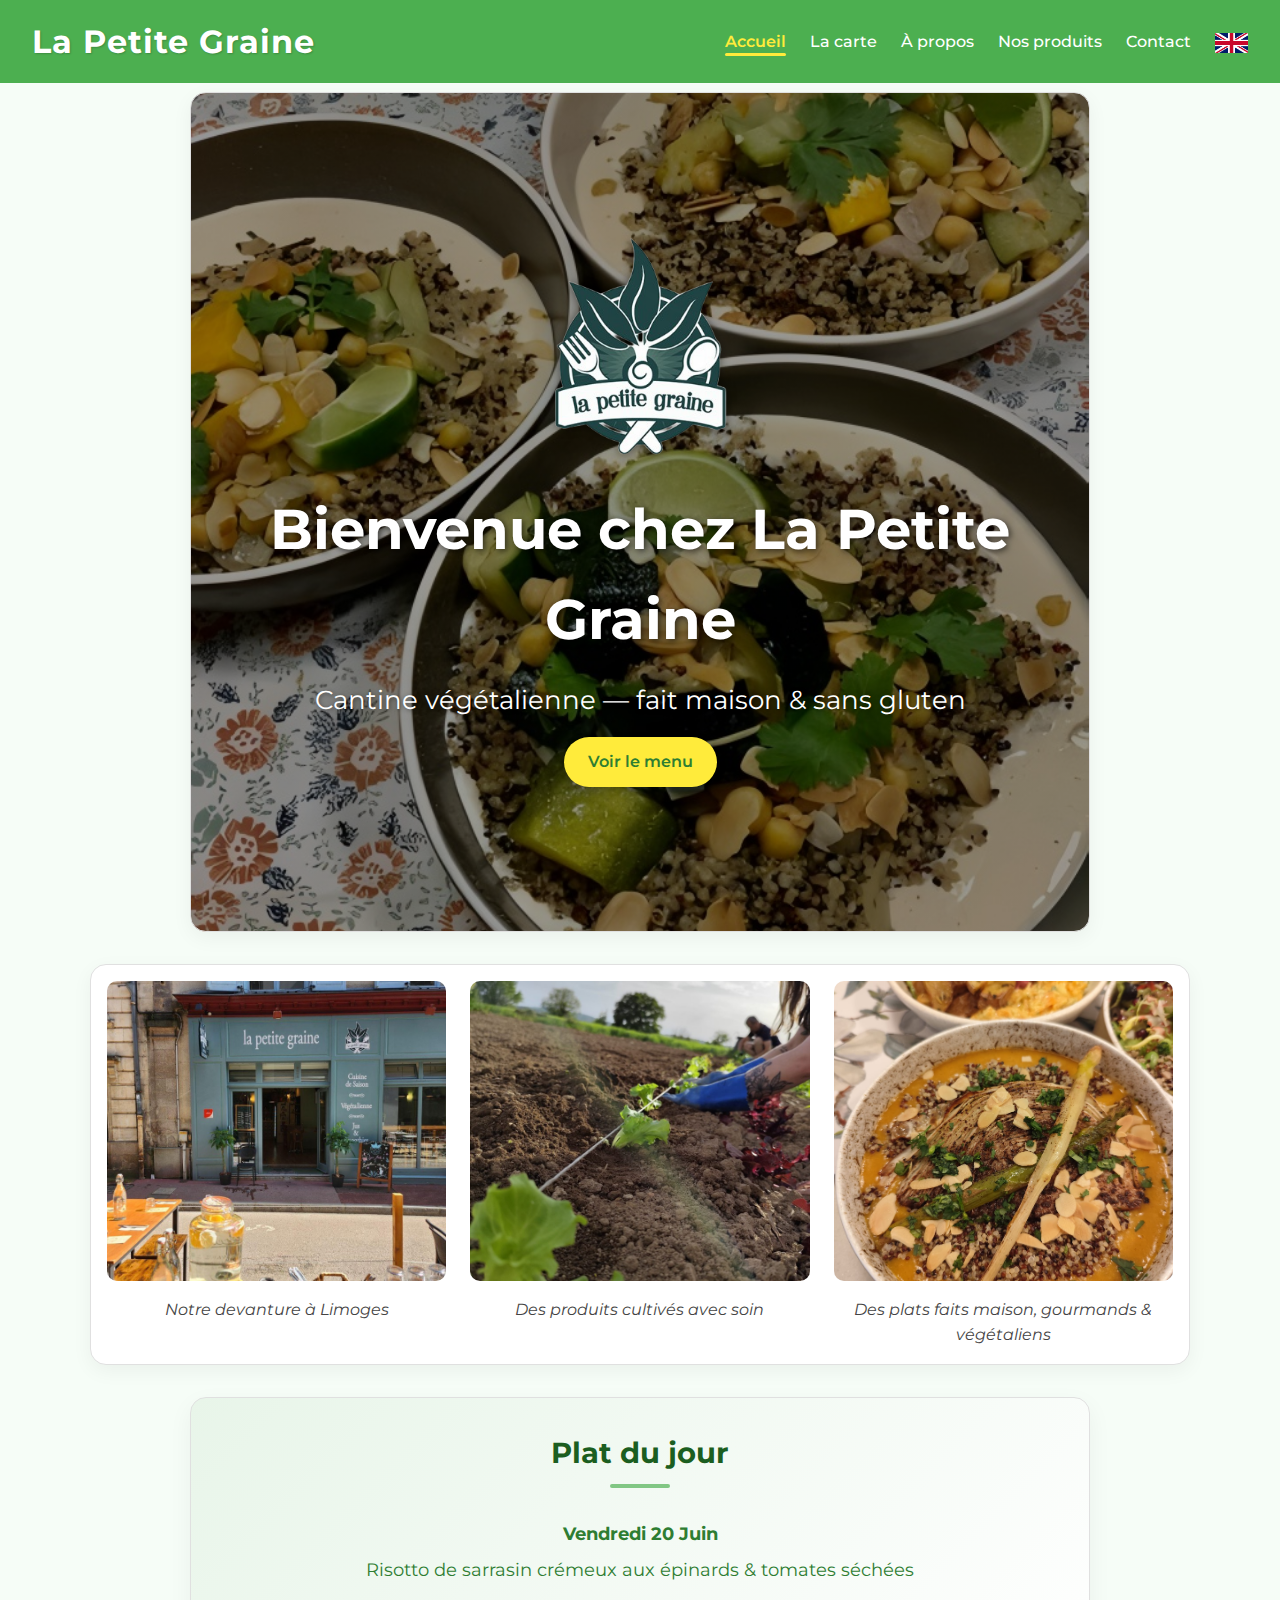
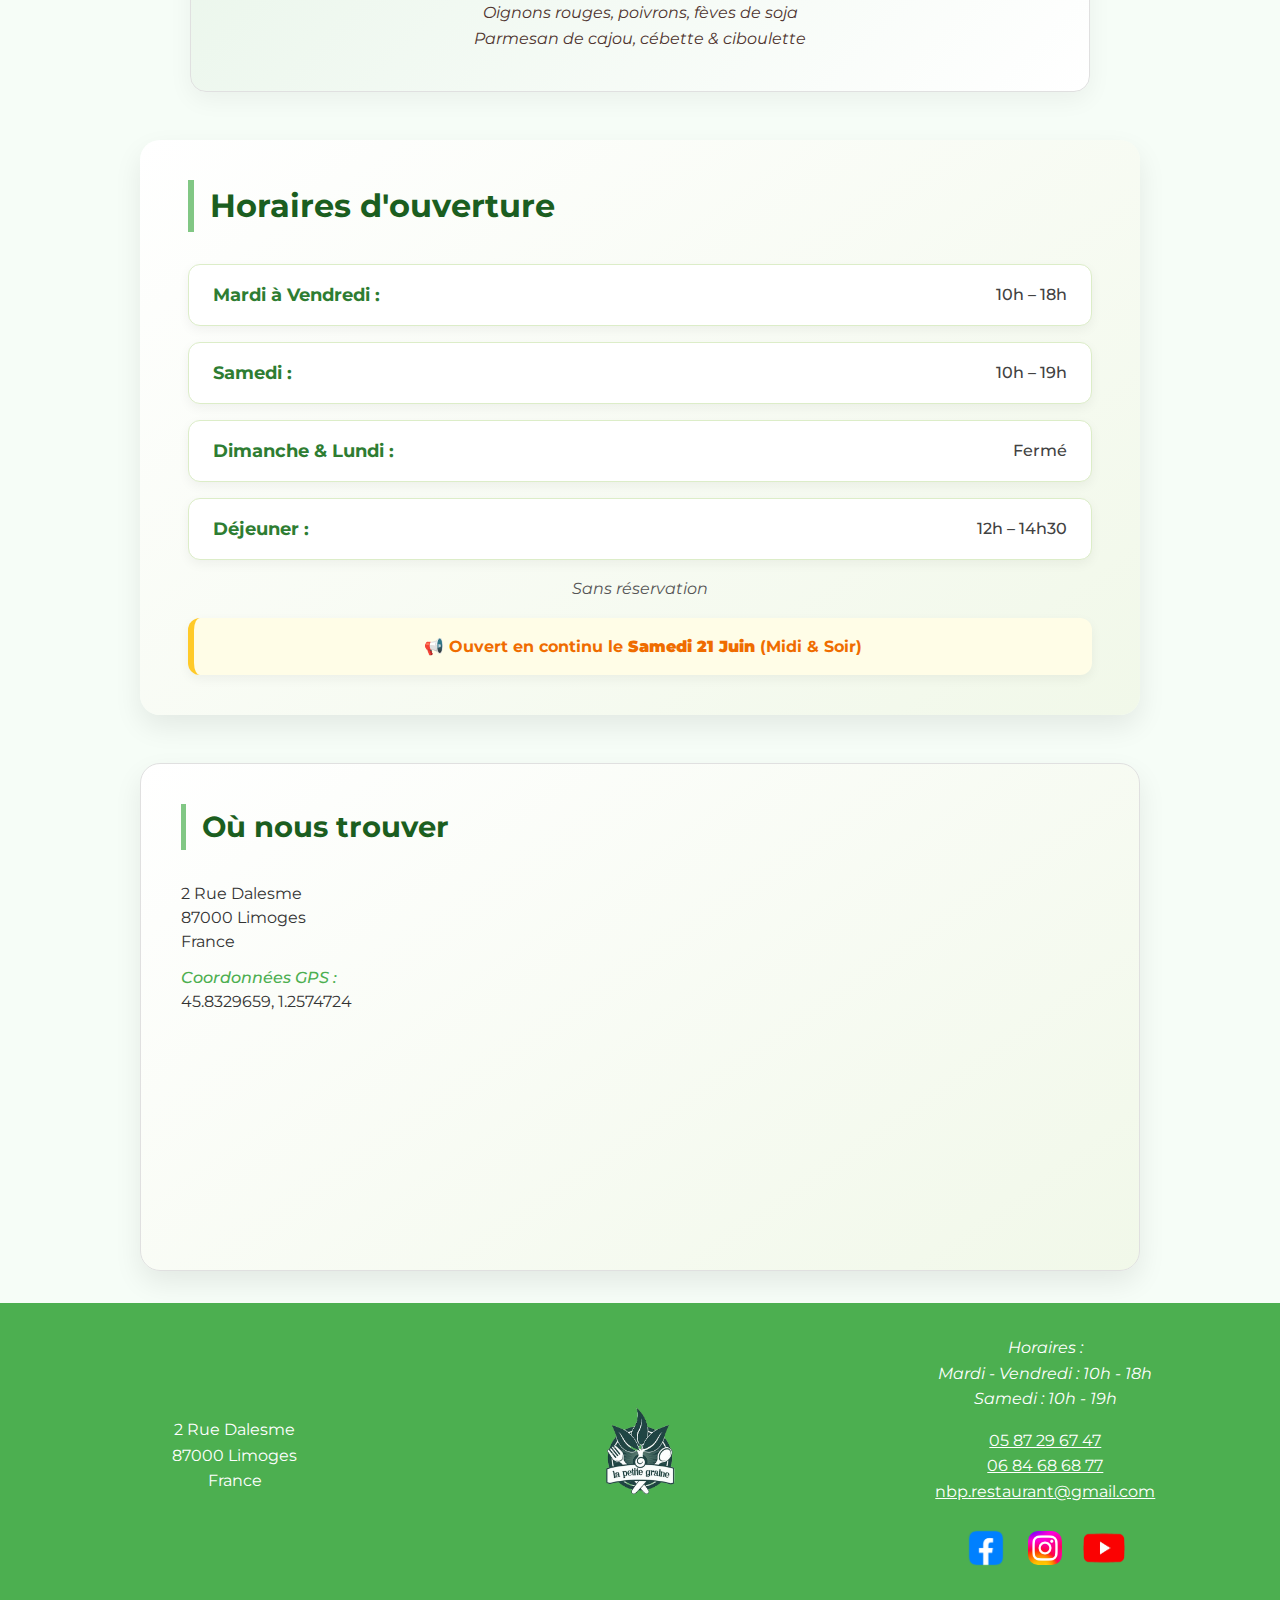
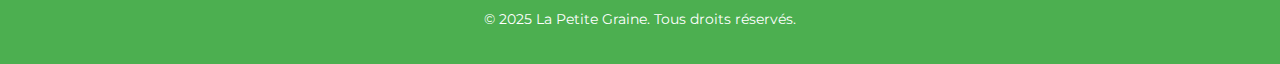
<file: index.html>
<!DOCTYPE html>
<html lang="fr">
<head>
  <meta charset="UTF-8" />
  <meta name="viewport" content="width=device-width, initial-scale=1.0" />
  <title>La Petite Graine</title>
  <link rel="icon" href="assets/images/logo-la-petite-graine.png" type="image/png">
  <link href="https://fonts.googleapis.com/css2?family=Montserrat:wght@400;600&display=swap" rel="stylesheet" />
  <link rel="stylesheet" href="assets/css/style.css">

  <style>
    html {
      scroll-behavior: smooth;
    }
    * {
      margin: 0;
      padding: 0;
      box-sizing: border-box;
    }

    body {
      font-family: 'Montserrat', sans-serif;
      background-color: #f6fdf7;
      color: #2e7d32;
      line-height: 1.6;
      padding-top: 60px;
    }

    /* .hero {
      text-align: center;
      padding: 3rem 1rem;
    }

    .hero img {
      max-width: 150px;
      margin-bottom: 1rem;
    }

    .hero h1 {
      font-size: 2rem;
      margin-bottom: 0.5rem;
    }

    .hero .subtitle {
      font-size: 1.2rem;
      color: #388e3c;
    } */

    .fullscreen-hero {
      position: relative;
      width: 100%;
      height: calc(100vh - 60px);
      background: linear-gradient(rgba(0,0,0,0.4), rgba(0,0,0,0.4)), url('assets/images/acceuil.jpg') no-repeat center center/cover;
      display: flex;
      flex-direction: column;
      align-items: center;
      justify-content: center;
      color: #ffffff;
      text-align: center;
      padding: 1rem;
    }

    .fullscreen-hero img {
      max-width: 180px;
      margin-bottom: 1.5rem;
      filter: drop-shadow(0 0 5px rgba(0,0,0,0.5));
    }

    .fullscreen-hero h1 {
      font-size: 3.5rem;
      font-weight: 700;
      text-shadow: 2px 2px 6px rgba(0,0,0,0.6);
      margin-bottom: 1rem;
    }

    .fullscreen-hero .subtitle {
      font-size: 1.6rem;
      text-shadow: 1px 1px 4px rgba(0,0,0,0.5);
      max-width: 700px;
      margin-bottom: 1rem;
    }

    .fullscreen-hero .hero-btn {
      background-color: #ffeb3b;
      color: #2e7d32;
      padding: 0.75rem 1.5rem;
      border: none;
      font-weight: 600;
      font-size: 1rem;
      border-radius: 50px;
      cursor: pointer;
      text-decoration: none;
      box-shadow: 0 4px 10px rgba(0,0,0,0.2);
      transition: background-color 0.3s ease;
    }

    .fullscreen-hero .hero-btn:hover {
      background-color: #fdd835;
    }

    .welcome-text {
      margin-top: 1rem;
      font-size: 1rem;
      color: #2e7d32;
      max-width: 700px;
      margin-left: auto;
      margin-right: auto;
    }

    section {
      max-width: 900px;
      background: white;
      margin: 2rem auto;
      padding: 2rem 2.5rem;
      border-radius: 16px;
      border: 1px solid #e0e0e0;
      box-shadow: 0 6px 20px rgba(0, 0, 0, 0.05);
    }

    h2 {
      font-size: 1.8rem;
      color: #1b5e20;
      margin-bottom: 1.5rem;
    }

    .ingredients {
      font-style: italic;
      color: #555;
      margin-top: 1rem;
    }

    .schedule {
      max-width: 1000px;
      background: linear-gradient(145deg, #ffffff, #f1f8e9);
      margin: 3rem auto;
      padding: 2.5rem 3rem;
      border-radius: 20px;
      border: none;
      box-shadow: 0 12px 28px rgba(0, 0, 0, 0.08);
      position: relative;
    }

    .schedule h2 {
      font-size: 2rem;
      color: #1b5e20;
      border-left: 6px solid #81c784;
      padding-left: 1rem;
      margin-bottom: 2rem;
    }

    .schedule-entry {
      display: flex;
      justify-content: space-between;
      align-items: center;
      background-color: #ffffff;
      border: 1px solid #dcedc8;
      padding: 1rem 1.5rem;
      border-radius: 12px;
      margin-bottom: 1rem;
      box-shadow: 0 4px 12px rgba(0,0,0,0.05);
      transition: transform 0.2s ease, box-shadow 0.2s ease;
    }

    .schedule-entry:hover {
      transform: translateY(-2px);
      box-shadow: 0 6px 18px rgba(0,0,0,0.1);
    }

    .schedule-entry strong {
      font-size: 1.1rem;
      color: #2e7d32;
    }

    .schedule-entry span {
      font-weight: 500;
      color: #424242;
    }

    .note {
      text-align: center;
      margin-top: 1.5rem;
      font-style: italic;
      color: #616161;
    }

    .open-special {
      margin-top: 2rem;
      background: #fffde7;
      padding: 1rem 1.5rem;
      border-left: 6px solid #ffca28;
      border-radius: 12px;
      color: #ef6c00;
      font-weight: 600;
      text-align: center;
      box-shadow: 0 4px 12px rgba(0,0,0,0.05);
      transition: transform 0.2s ease, box-shadow 0.2s ease;
    }

    .open-special:hover {
      transform: translateY(-2px);
      box-shadow: 0 6px 18px rgba(0, 0, 0, 0.1);
    }

    .daily-special {
      background: linear-gradient(135deg, #e8f5e9, #ffffff);
      padding: 2rem;
      border-radius: 16px;
      box-shadow: 0 8px 24px rgba(0,0,0,0.05);
      text-align: center;
    }

    .daily-special h2 {
      color: #1b5e20;
      margin-bottom: 2rem;
      font-size: 1.8rem;
      text-align: center;
      position: relative;
    }

    .daily-special h2::after {
      content: "";
      display: block;
      width: 60px;
      height: 4px;
      background-color: #81c784;
      margin: 0.5rem auto 0;
      border-radius: 2px;
    }

    .daily-special p {
      font-size: 1.1rem;
      margin-bottom: 0.5rem;
    }

    .daily-special .ingredients {
      font-size: 1rem;
      color: #4e342e;
      font-style: italic;
    }

    .closed {
      color: #c62828;
    }

    .open-special {
      color: #ef6c00;
      font-weight: bold;
      margin-top: 1rem;
    }

    .note {
      font-style: italic;
      color: #555;
      margin-top: 0.5rem;
    }

    .location {
      max-width: 1000px;
      background: linear-gradient(145deg, #ffffff, #f1f8e9);
      margin: 2rem auto;
      padding: 2.5rem;
      border-radius: 20px;
      box-shadow: 0 12px 28px rgba(0, 0, 0, 0.08);
    }

    .location h2 {
      font-size: 1.8rem;
      color: #1b5e20;
      border-left: 5px solid #81c784;
      padding-left: 1rem;
      margin-bottom: 2rem;
    }

    .location p {
      margin-bottom: 0.75rem;
      line-height: 1.5;
      color: #333;
    }

    .location em {
      color: #4caf50;
      font-weight: 500;
    }
    

    .accueil-gallery {
      max-width: 1100px;
      margin: 2rem auto;
      padding: 1rem;
    }

    .image-grid {
      display: flex;
      flex-wrap: wrap;
      gap: 1.5rem;
      justify-content: center;
    }

    .image-item {
      flex: 1 1 300px;
      text-align: center;
    }

    .image-item img {
      width: 100%;
      border-radius: 10px;
      object-fit: cover;
      max-height: 300px;
      transition: transform 0.3s ease, box-shadow 0.3s ease;
    }

    .image-item img:hover {
      transform: scale(1.05);
      box-shadow: 0 10px 20px rgba(0,0,0,0.15);
    }

    .caption {
      margin-top: 0.5rem;
      font-style: italic;
      color: #444;
    }
  </style>
</head>
<body>
  <header>
    <a href="index.html" class="logo">La Petite Graine</a>
    <button class="menu-toggle" aria-label="Toggle menu">
      ☰
    </button>
    <nav class="main-nav">
      <ul>
        <li><a href="index.html" class="active">Accueil</a></li>
        <li><a href="carte.html">La carte</a></li>
        <li><a href="a-propos.html">À propos</a></li>
        <li><a href="nos-produits.html">Nos produits</a></li>
        <li><a href="contact.html">Contact</a></li>
        <li><a href="#" id="lang-switch"><img src="assets/images/anglais.png" alt="Switch to English" style="height: 20px; vertical-align: middle;" /></a></li>
      </ul>
    </nav>
  </header>

  <main>
    <section class="fullscreen-hero">
      <img src="assets/images/logo-la-petite-graine.png" alt="Logo La Petite Graine" loading="eager" />
      <h1>Bienvenue chez La Petite Graine</h1>
      <p class="subtitle">Cantine végétalienne — fait maison & sans gluten</p>
      <a id="hero-btn" href="carte.html" class="hero-btn">Voir le menu</a>
    </section>

    <section class="accueil-gallery">
      <div class="image-grid">
        <div class="image-item">
          <img src="assets/images/devanture.jpg" alt="Devanture du restaurant" loading="lazy" />
          <p class="caption">Notre devanture à Limoges</p>
        </div>
        <div class="image-item">
          <img src="assets/images/jardinage.jpg" alt="Jardinage" loading="lazy" />
          <p class="caption">Des produits cultivés avec soin</p>
        </div>
        <div class="image-item">
          <img src="assets/images/Fenouil.jpg" alt="Plat végétalien" loading="lazy" />
          <p class="caption">Des plats faits maison, gourmands & végétaliens</p>
        </div>
      </div>
    </section>

    <section class="daily-special">
      <h2>Plat du jour</h2>
      <p><strong>Vendredi 20 Juin</strong></p>
      <p>Risotto de sarrasin crémeux aux épinards & tomates séchées</p>
      <p class="ingredients" id="ingredients">
        <span class="line1">Oignons rouges, poivrons, fèves de soja</span><br />
        <span class="line2">Parmesan de cajou, cébette & ciboulette</span>
      </p>
    </section>

    <section class="schedule">
      <h2>Horaires d'ouverture</h2>
      <div class="schedule-entry"><strong>Mardi à Vendredi :</strong><span>10h – 18h</span></div>
      <div class="schedule-entry"><strong>Samedi :</strong><span>10h – 19h</span></div>
      <div class="schedule-entry closed"><strong>Dimanche & Lundi :</strong><span>Fermé</span></div>
      <div class="schedule-entry"><strong>Déjeuner :</strong><span>12h – 14h30</span></div>
      <p class="note">Sans réservation</p>
      <p class="open-special">📢 Ouvert en continu le <strong>Samedi 21 Juin</strong> (Midi & Soir)</p>
    </section>

    <section class="location">
      <h2>Où nous trouver</h2>
      <div style="display: flex; flex-wrap: wrap; gap: 2rem; align-items: flex-start;">
        <div style="flex: 1; min-width: 260px;">
          <p>2 Rue Dalesme<br />87000 Limoges<br />France</p>
          <p><em>Coordonnées GPS :</em><br />
          45.8329659, 1.2574724</p>
        </div>
        <div style="flex: 2; min-width: 300px;">
          <iframe
            src="https://www.google.com/maps?q=2+Rue+Dalesme,+87000+Limoges,+France&output=embed"
            width="100%"
            height="340"
            style="border:0; border-radius: 8px;"
            allowfullscreen=""
            loading="lazy"
            referrerpolicy="no-referrer-when-downgrade"
          ></iframe>
        </div>
      </div>
    </section>
  </main>

  <footer class="footer-bar">
    <div class="footer-column">
      <p>2 Rue Dalesme<br />87000 Limoges<br />France</p>
    </div>
    <div class="footer-column footer-logo">
      <img src="assets/images/logo-la-petite-graine.png" alt="Logo La Petite Graine" loading="lazy" />
    </div>
    <div class="footer-column">
      <p><em>Horaires :</em><br />
      <em>Mardi - Vendredi : 10h - 18h</em><br />
      <em>Samedi : 10h - 19h</em></p>
      <p style="margin-top: 1rem;">
        <a href="tel:+33587296747" style="color: white; text-decoration: underline;">05 87 29 67 47</a><br />
        <a href="tel:+33684686877" style="color: white; text-decoration: underline;">06 84 68 68 77</a><br />
        <a href="mailto:nbp.restaurant@gmail.com" style="color: white; text-decoration: underline;">nbp.restaurant@gmail.com</a>
      </p>
      <div class="social-icons" style="margin-top: 1rem;">
        <a href="https://www.facebook.com/cantinelapetitegraine/" target="_blank" title="Facebook" style="margin: 0 5px;">
          <img src="assets/images/logo-facebook.png" alt="Facebook" loading="lazy" />
        </a>
        <a href="https://www.instagram.com/lapetitegraine/?hl=fr" target="_blank" title="Instagram" style="margin: 0 5px;">
          <img src="assets/images/logo-instagram.png" alt="Instagram" loading="lazy" />
        </a>
        <a href="https://www.youtube.com/watch?v=wNPdCmf6W2w" target="_blank" title="YouTube" style="margin: 0 5px;">
          <img src="assets/images/logo-youtube.png" alt="YouTube" loading="lazy" />
        </a>
      </div>
    </div>
    <p style="width: 100%; margin-top: 2rem; font-size: 0.9rem;">© 2025 La Petite Graine. Tous droits réservés.</p>
  </footer>
  <script>
    const translations = {
      en: {
        "Accueil": "Home",
        "À propos": "About",
        "Nos produits": "Our Products",
        "La carte": "Menu",
        "Contact": "Contact",
        "Bienvenue chez La Petite Graine": "Welcome to La Petite Graine",
        "Cantine végétalienne — fait maison & sans gluten": "Vegan canteen — homemade & gluten-free",
        "Plat du jour": "Dish of the Day",
        "Horaires d'ouverture": "Opening Hours",
        "Mardi à Vendredi :": "Tuesday to Friday:",
        "Samedi :": "Saturday:",
        "Dimanche & Lundi : Fermé": "Sunday & Monday: Closed",
        "Dimanche & Lundi :": "Sunday & Monday:",
        "Déjeuner :": "Lunch:",
        "Sans réservation": "No reservation needed",
        
        // =============================
        // Section annonces
        // =============================
        
        "📢 Ouvert en continu le Samedi 21 Juin (Midi & Soir)": "📢 Open all day Saturday, June 21 (Lunch & Dinner)",
        
        // =============================
        // Section Plat du jour
        // =============================
        
        "Vendredi 20 Juin": "Friday, June 20",
        "Risotto de sarrasin crémeux aux épinards & tomates séchées": "Creamy buckwheat risotto with spinach & sun-dried tomatoes",
        "Oignons rouges, poivrons, fèves de soja": "Red onions, bell peppers, soybeans",
        "Parmesan de cajou, cébette & ciboulette": "Cashew parmesan, spring onion & chives",
        
        "10h – 18h": "10am – 6pm",
        "10h – 19h": "10am – 7pm",
        "12h – 14h30": "12pm – 2:30pm",
        "Horaires :": "Opening Hours:",
        "Mardi - Vendredi : 10h - 18h": "Tuesday - Friday: 10am - 6pm",
        "Samedi : 10h - 19h": "Saturday: 10am - 7pm",
        "Où nous trouver": "Where to find us",
        "Coordonnées GPS :": "GPS Coordinates:",
        "Chez La Petite Graine, nous vous accueillons avec plaisir dans un lieu chaleureux et engagé, où chacun peut savourer une cuisine végétalienne faite maison, quelle que soit son alimentation habituelle.": "At La Petite Graine, we warmly welcome everyone to enjoy homemade vegan cuisine in a friendly and committed space, whatever your usual diet may be.",
        "Notre devanture à Limoges": "Our storefront in Limoges",
        "Des produits cultivés avec soin": "Carefully grown products",
        "Des plats faits maison, gourmands & végétaliens": "Homemade, delicious & vegan dishes",
        "Fermé": "Closed"
      },
      fr: {
        "Home": "Accueil",
        "About": "À propos",
        "Our Products": "Nos produits",
        "Menu": "La carte",
        "Contact": "Contact",
        "Welcome to La Petite Graine": "Bienvenue chez La Petite Graine",
        "Vegan canteen — homemade & gluten-free": "Cantine végétalienne — fait maison & sans gluten",
        "Dish of the Day": "Plat du jour",
        "Opening Hours": "Horaires d'ouverture",
        "Tuesday to Friday:": "Mardi à Vendredi :",
        "Saturday:": "Samedi :",
        "Sunday & Monday: Closed": "Dimanche & Lundi : Fermé",
        "Sunday & Monday:": "Dimanche & Lundi :",
        "Lunch:": "Déjeuner :",
        "No reservation needed": "Sans réservation",
        
        // =============================
        // Section annonces
        // =============================
        
        "📢 Open all day Saturday, June 21 (Lunch & Dinner)": "📢 Ouvert en continu le Samedi 21 Juin (Midi & Soir)",
        
        // =============================
        // Section Plat du jour
        // =============================
        
        "Friday, June 20": "Vendredi 20 Juin",
        "Creamy buckwheat risotto with spinach & sun-dried tomatoes": "Risotto de sarrasin crémeux aux épinards & tomates séchées",
        "Red onions, bell peppers, soybeans": "Oignons rouges, poivrons, fèves de soja",
        "Cashew parmesan, spring onion & chives": "Parmesan de cajou, cébette & ciboulette",
        
        "10am – 6pm": "10h – 18h",
        "10am – 7pm": "10h – 19h",
        "12pm – 2:30pm": "12h – 14h30",
        "Opening Hours:": "Horaires :",
        "Tuesday - Friday: 10am - 6pm": "Mardi - Vendredi : 10h - 18h",
        "Saturday: 10am - 7pm": "Samedi : 10h - 19h",
        "Where to find us": "Où nous trouver",
        "GPS Coordinates:": "Coordonnées GPS :",
        "At La Petite Graine, we warmly welcome everyone to enjoy homemade vegan cuisine in a friendly and committed space, whatever your usual diet may be.": "Chez La Petite Graine, nous vous accueillons avec plaisir dans un lieu chaleureux et engagé, où chacun peut savourer une cuisine végétalienne faite maison, quelle que soit son alimentation habituelle.",
        "Our storefront in Limoges": "Notre devanture à Limoges",
        "Carefully grown products": "Des produits cultivés avec soin",
        "Homemade, delicious & vegan dishes": "Des plats faits maison, gourmands & végétaliens",
        "Closed": "Fermé"
      }
    };

let currentLang = 'fr';
const urlParams = new URLSearchParams(window.location.search);
const langFromURL = urlParams.get('lang');
if (langFromURL) {
  currentLang = langFromURL;
  const trans = translations[currentLang];
  document.querySelectorAll('a, h1, h2, p, li, .schedule-entry span, .schedule-entry strong').forEach(el => {
    Object.keys(trans).sort((a, b) => b.length - a.length).forEach(fr => {
      if (el.childNodes.length === 1 && el.childNodes[0].nodeType === 3) {
        el.textContent = el.textContent.replace(fr, trans[fr]);
      } else if (el.innerHTML.includes(fr)) {
        el.innerHTML = el.innerHTML.replace(fr, trans[fr]);
      }
    });
  });
  // Also translate captions
  document.querySelectorAll('.caption').forEach(el => {
    Object.keys(trans).forEach(fr => {
      if (el.textContent.includes(fr)) {
        el.textContent = el.textContent.replace(fr, trans[fr]);
      }
    });
  });
  // Also translate .open-special blocks
  document.querySelectorAll('.open-special').forEach(el => {
    const cleanText = el.textContent.trim();
    Object.keys(trans).forEach(fr => {
      if (cleanText === fr) {
        el.textContent = trans[fr];
      } else if (el.innerHTML.includes(fr)) {
        el.innerHTML = el.innerHTML.replace(fr, trans[fr]);
      }
    });
  });
  ['line1', 'line2'].forEach(cls => {
    const el = document.querySelector(`.ingredients .${cls}`);
    if (el) {
      Object.keys(trans).forEach(fr => {
        if (el.textContent.includes(fr)) {
          el.textContent = el.textContent.replace(fr, trans[fr]);
        }
      });
    }
  });
  document.querySelectorAll('nav a').forEach(link => {
    const href = link.getAttribute('href');
    if (href && !href.startsWith('#') && !href.includes('lang=')) {
      link.setAttribute('href', href + '?lang=' + currentLang);
    }
  });
  const menuLink = Array.from(document.querySelectorAll('nav a')).find(a => a.textContent.includes("Menu") || a.textContent.includes("La carte"));
  if (menuLink) {
    menuLink.setAttribute('href', currentLang === 'en' ? 'menu.html' : 'carte.html');
  }
    document.getElementById('lang-switch').innerHTML = `<img src="assets/images/${currentLang === 'fr' ? 'anglais' : 'francais'}.png" alt="Switch to ${currentLang === 'fr' ? 'English' : 'Français'}" style="height: 20px; vertical-align: middle;" />`;
  // Update hero button based on language on first load
  const heroBtn = document.getElementById('hero-btn');
  if (heroBtn) {
    heroBtn.href = currentLang === 'en' ? 'menu.html' : 'carte.html';
    heroBtn.textContent = currentLang === 'en' ? 'See the menu' : 'Voir le menu';
  }
}

    document.getElementById('lang-switch').addEventListener('click', function (e) {
      e.preventDefault();
      const toLang = currentLang === 'fr' ? 'en' : 'fr';
      const trans = translations[toLang];
      document.querySelectorAll('a, h1, h2, p, li, .schedule-entry span, .schedule-entry strong').forEach(el => {
        Object.keys(trans).sort((a, b) => b.length - a.length).forEach(fr => {
          if (el.childNodes.length === 1 && el.childNodes[0].nodeType === 3) {
            el.textContent = el.textContent.replace(fr, trans[fr]);
          } else if (el.innerHTML.includes(fr)) {
            el.innerHTML = el.innerHTML.replace(fr, trans[fr]);
          }
        });
      });
      // Also translate captions
      document.querySelectorAll('.caption').forEach(el => {
        Object.keys(trans).forEach(fr => {
          if (el.textContent.includes(fr)) {
            el.textContent = el.textContent.replace(fr, trans[fr]);
          }
        });
      });
      // Also translate .open-special blocks
      document.querySelectorAll('.open-special').forEach(el => {
        const cleanText = el.textContent.trim();
        Object.keys(trans).forEach(fr => {
          if (cleanText === fr) {
            el.textContent = trans[fr];
          } else if (el.innerHTML.includes(fr)) {
            el.innerHTML = el.innerHTML.replace(fr, trans[fr]);
          }
        });
      });
      document.querySelectorAll('nav a').forEach(link => {
        const href = link.getAttribute('href');
        if (href && !href.startsWith('#') && !href.includes('lang=')) {
          link.setAttribute('href', href + '?lang=' + toLang);
        }
      });
      // Traduire les deux lignes d'ingrédients séparément
      ['line1', 'line2'].forEach(cls => {
        const el = document.querySelector(`.ingredients .${cls}`);
        if (el) {
          Object.keys(trans).forEach(fr => {
            if (el.textContent.includes(fr)) {
              el.textContent = el.textContent.replace(fr, trans[fr]);
            }
          });
        }
      });
      window.location.href = window.location.pathname + '?lang=' + toLang;
      // Update the menu link href according to language
      const menuLink = Array.from(document.querySelectorAll('nav a')).find(a => a.textContent.includes("Menu") || a.textContent.includes("La carte"));
      if (menuLink) {
        menuLink.setAttribute('href', toLang === 'en' ? 'menu.html' : 'carte.html');
      }
      // Update hero button based on language
      const heroBtn = document.getElementById('hero-btn');
      if (heroBtn) {
        heroBtn.href = toLang === 'en' ? 'menu.html' : 'carte.html';
        heroBtn.textContent = toLang === 'en' ? 'See the menu' : 'Voir le menu';
      }
      this.innerHTML = `<img src="assets/images/${toLang === 'fr' ? 'anglais' : 'francais'}.png" alt="Switch to ${toLang === 'fr' ? 'English' : 'Français'}" style="height: 20px; vertical-align: middle;" />`;
    });
    window.addEventListener('scroll', function() {
      const header = document.querySelector('header');
      if (window.scrollY > 50) {
        header.classList.add('shrunk');
      } else {
        header.classList.remove('shrunk');
      }
    });
    const menuToggle = document.querySelector('.menu-toggle');
    const mainNav = document.querySelector('.main-nav');
    menuToggle.addEventListener('click', function () {
      mainNav.classList.toggle('active');
      if (mainNav.classList.contains('active')) {
        menuToggle.textContent = '✖';
      } else {
        menuToggle.textContent = '☰';
      }
    });
  </script>
</body>
</html>
</file>
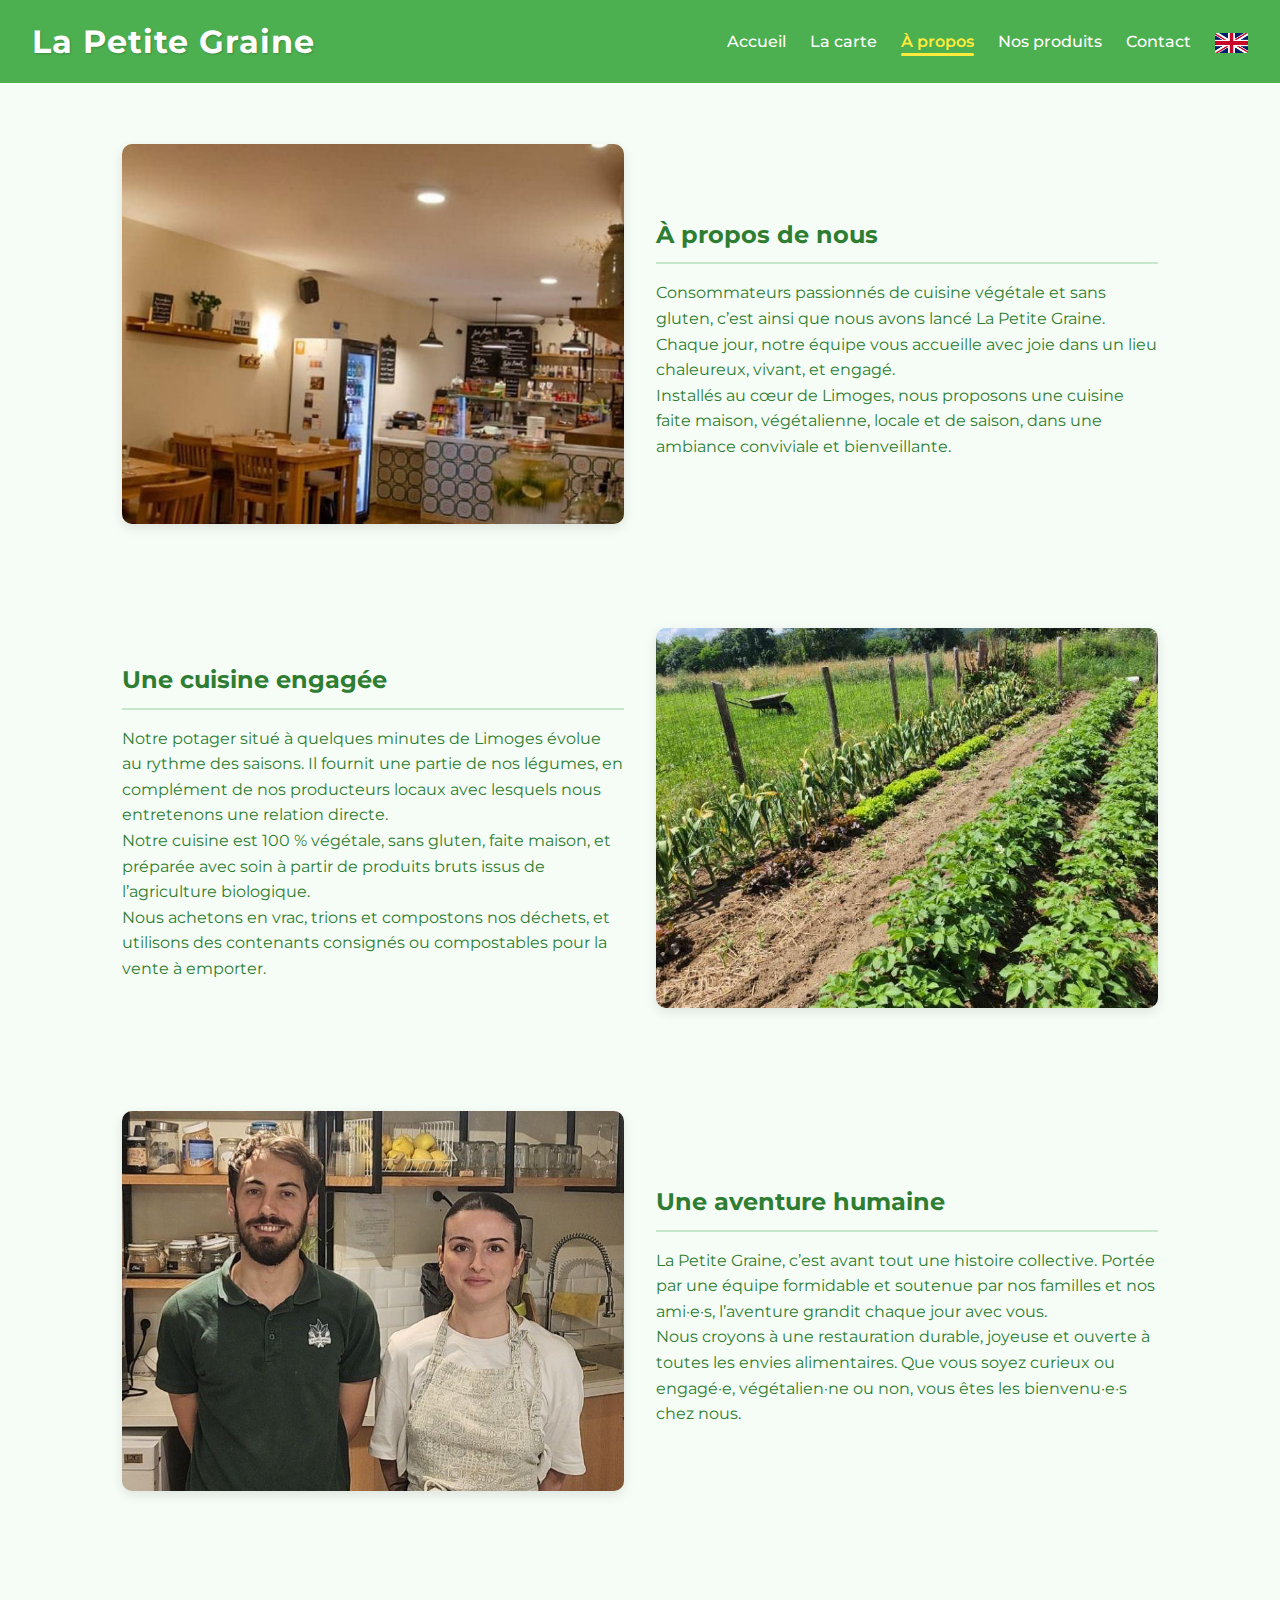
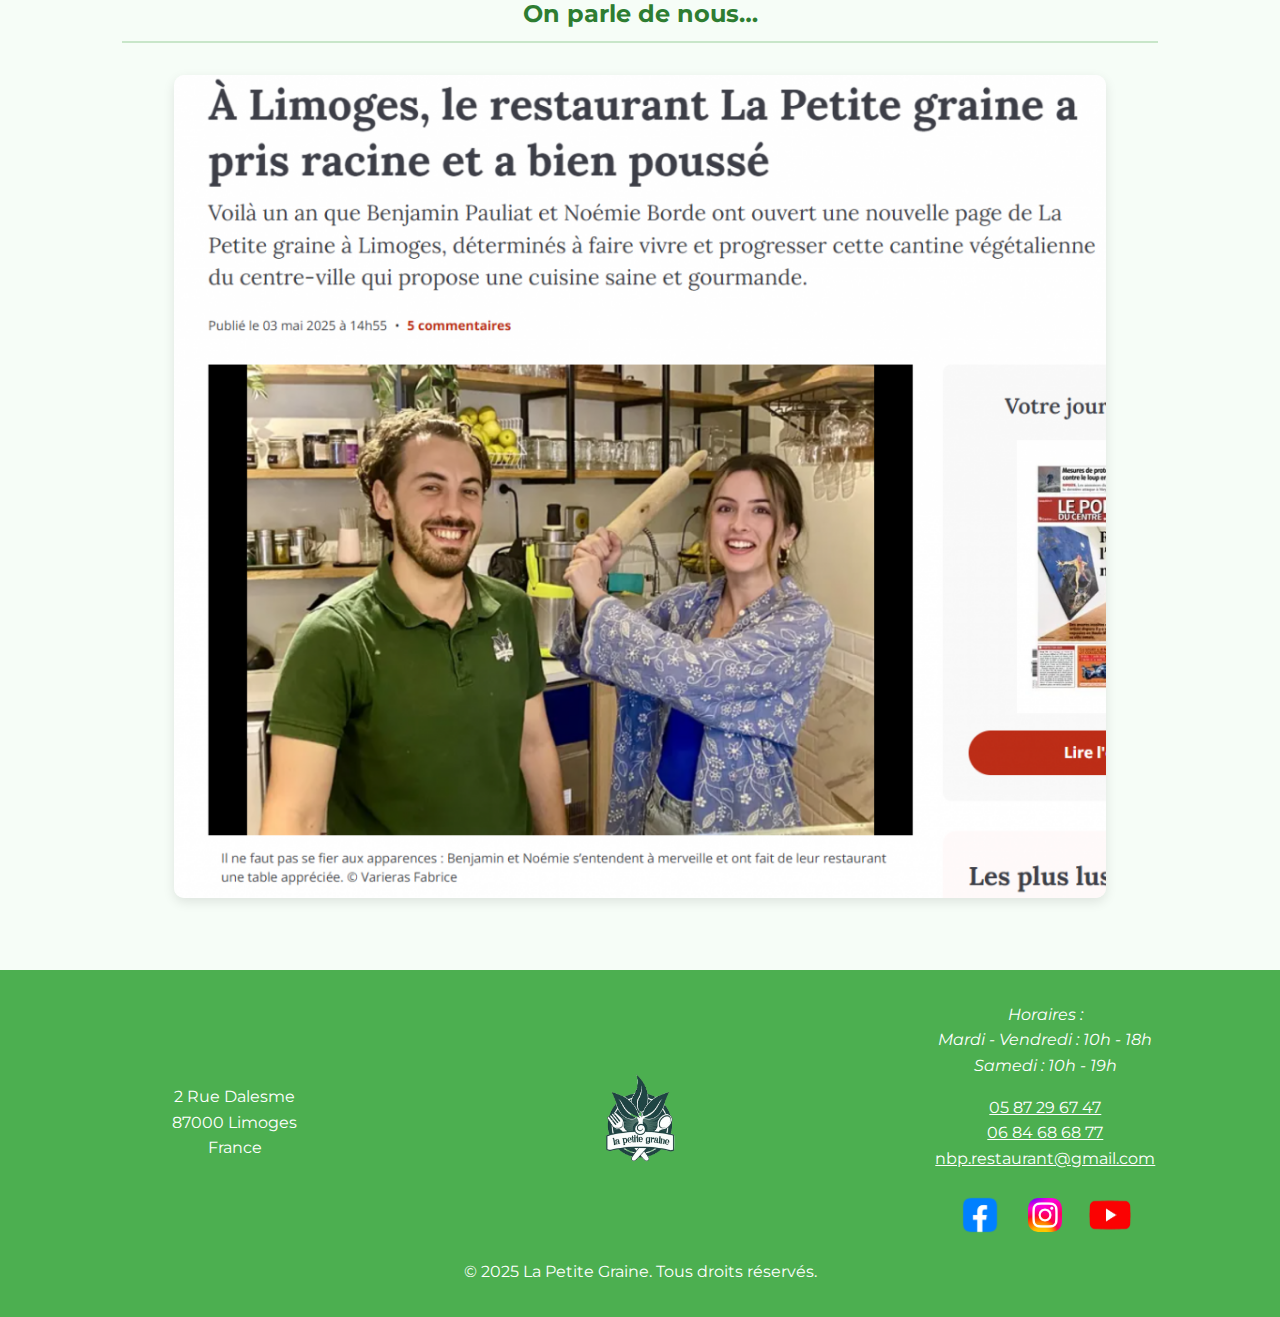
<file: a-propos.html>
<!DOCTYPE html>
<html lang="fr">
<head>
  <meta charset="UTF-8" />
  <meta name="viewport" content="width=device-width, initial-scale=1.0" />
  <meta name="description" content="Découvrez l'histoire et l'engagement de La Petite Graine, restaurant végétalien et sans gluten situé à Limoges.">
  <meta name="keywords" content="La Petite Graine, restaurant végétalien, sans gluten, Limoges, bio, fait maison">
  <meta name="author" content="La Petite Graine">
  <meta property="og:title" content="À propos - La Petite Graine" />
  <meta property="og:description" content="Découvrez l'histoire et l'engagement de La Petite Graine, restaurant végétalien et sans gluten à Limoges." />
  <meta property="og:image" content="https://www.example.com/assets/images/logo-la-petite-graine.png" />
  <meta property="og:url" content="https://www.example.com/a-propos.html" />
  <meta name="twitter:card" content="summary_large_image" />
  <script type="application/ld+json">
  {
    "@context": "https://schema.org",
    "@type": "Restaurant",
    "name": "La Petite Graine",
    "image": "https://www.example.com/assets/images/logo-la-petite-graine.png",
    "address": {
      "@type": "PostalAddress",
      "streetAddress": "2 Rue Dalesme",
      "addressLocality": "Limoges",
      "postalCode": "87000",
      "addressCountry": "FR"
    },
    "telephone": "+33587296747",
    "servesCuisine": ["Vegan", "Sans Gluten", "Bio"],
    "url": "https://www.example.com/a-propos.html",
    "openingHours": [
      "Tu-Fr 10:00-18:00",
      "Sa 10:00-19:00"
    ]
  }
  </script>
  <title>À propos - La Petite Graine</title>
  <link rel="icon" href="assets/images/logo-la-petite-graine.png" type="image/png">
  <link href="https://fonts.googleapis.com/css2?family=Montserrat:wght@400;600&display=swap" rel="stylesheet" />
  <link rel="stylesheet" href="assets/css/style.css">

  <style>
    html {
      scroll-behavior: smooth;
    }
    * {
      margin: 0;
      padding: 0;
      box-sizing: border-box;
    }

    body {
      font-family: 'Montserrat', sans-serif;
      background-color: #f6fdf7;
      color: #2e7d32;
      line-height: 1.6;
      padding-top: 80px;
    }
      
    section {
      max-width: 1100px;
      margin: 2rem auto;
      padding: 2rem;
    }

    h2 {
      color: #2e7d32;
      margin-bottom: 1rem;
      border-bottom: 2px solid #c8e6c9;
      padding-bottom: 0.5rem;
    }

    .split-section {
      display: flex;
      flex-wrap: wrap;
      align-items: center;
      gap: 2rem;
    }

    .split-section.reverse {
      flex-direction: row-reverse;
    }

    .split-section img {
      width: 100%;
      height: 380px;
      object-fit: cover;
      border-radius: 10px;
      box-shadow: 0 4px 12px rgba(0,0,0,0.1);
    }

    .split-section > div {
      flex: 1;
      min-width: 300px;
    }
  </style>
</head>
<body>
  <header>
    <a href="index.html" class="logo">La Petite Graine</a>
    <button class="menu-toggle" aria-label="Toggle menu">☰</button>
    <nav class="main-nav">
      <ul>
        <li><a href="index.html">Accueil</a></li>
        <li><a href="carte.html">La carte</a></li>
        <li><a href="a-propos.html" class="active">À propos</a></li>
        <li><a href="nos-produits.html">Nos produits</a></li>
        <li><a href="contact.html">Contact</a></li>
        <li><a href="#" id="lang-switch"><img src="assets/images/anglais.png" alt="Switch to English" style="height: 20px; vertical-align: middle;" /></a></li>
      </ul>
    </nav>
  </header>

  <main>
    <section class="split-section">
      <div><img src="assets/images/interieur.jpg" alt="Intérieur du restaurant" loading="lazy"></div>
      <div>
        <h2>À propos de nous</h2>
        <p>Consommateurs passionnés de cuisine végétale et sans gluten, c’est ainsi que nous avons lancé La Petite Graine. Chaque jour, notre équipe vous accueille avec joie dans un lieu chaleureux, vivant, et engagé.</p>
        <p>Installés au cœur de Limoges, nous proposons une cuisine faite maison, végétalienne, locale et de saison, dans une ambiance conviviale et bienveillante.</p>
      </div>
    </section>

    <section class="split-section reverse">
      <div><img src="assets/images/potager.jpg" alt="Notre potager" loading="lazy"></div>
      <div>
        <h2>Une cuisine engagée</h2>
        <p>Notre potager situé à quelques minutes de Limoges évolue au rythme des saisons. Il fournit une partie de nos légumes, en complément de nos producteurs locaux avec lesquels nous entretenons une relation directe.</p>
        <p>Notre cuisine est 100 % végétale, sans gluten, faite maison, et préparée avec soin à partir de produits bruts issus de l’agriculture biologique.</p>
        <p>Nous achetons en vrac, trions et compostons nos déchets, et utilisons des contenants consignés ou compostables pour la vente à emporter.</p>
      </div>
    </section>

    <section class="split-section">
      <div><img src="assets/images/nous2.jpg" alt="L'équipe du restaurant" loading="lazy"></div>
      <div>
        <h2>Une aventure humaine</h2>
        <p>La Petite Graine, c’est avant tout une histoire collective. Portée par une équipe formidable et soutenue par nos familles et nos ami·e·s, l’aventure grandit chaque jour avec vous.</p>
        <p>Nous croyons à une restauration durable, joyeuse et ouverte à toutes les envies alimentaires. Que vous soyez curieux ou engagé·e, végétalien·ne ou non, vous êtes les bienvenu·e·s chez nous.</p>
      </div>
    </section>

    <section style="text-align: center;">
      <h2>On parle de nous…</h2>
      <a href="https://www.lepopulaire.fr/limoges-87000/economie/a-limoges-le-restaurant-la-petite-graine-a-pris-racine-et-a-bien-pousse_14681434/" target="_blank">
        <img src="assets/images/journal.png" alt="Article presse" loading="lazy" style="max-width: 90%; border-radius: 10px; box-shadow: 0 4px 12px rgba(0,0,0,0.1); margin-top: 1rem;" />
      </a>
    </section>
  </main>

  <footer class="footer-bar">
    <div class="footer-column">
      <p>2 Rue Dalesme<br />87000 Limoges<br />France</p>
    </div>
    <div class="footer-column footer-logo">
      <img src="assets/images/logo-la-petite-graine.png" alt="Logo La Petite Graine" loading="lazy" />
    </div>
    <div class="footer-column">
      <p><em>Horaires :</em><br />
      <em>Mardi - Vendredi : 10h - 18h</em><br />
      <em>Samedi : 10h - 19h</em></p>
      <p style="margin-top: 1rem;">
        <a href="tel:+33587296747" style="color: white; text-decoration: underline;">05 87 29 67 47</a><br />
        <a href="tel:+33684686877" style="color: white; text-decoration: underline;">06 84 68 68 77</a><br />
        <a href="mailto:nbp.restaurant@gmail.com" style="color: white; text-decoration: underline;">nbp.restaurant@gmail.com</a>
      </p>
      <div class="social-icons" style="margin-top: 1rem;">
        <a href="https://www.facebook.com/cantinelapetitegraine/" target="_blank" title="Facebook">
          <img src="assets/images/logo-facebook.png" alt="Facebook" loading="lazy" />
        </a>
        <a href="https://www.instagram.com/lapetitegraine/?hl=fr" target="_blank" title="Instagram">
          <img src="assets/images/logo-instagram.png" alt="Instagram" loading="lazy" />
        </a>
        <a href="https://www.youtube.com/watch?v=wNPdCmf6W2w" target="_blank" title="YouTube">
          <img src="assets/images/logo-youtube.png" alt="YouTube" loading="lazy" />
        </a>
      </div>
    </div>
    <p style="width: 100%; text-align: center; margin-top: 1rem;">© 2025 La Petite Graine. Tous droits réservés.</p>
  </footer>

  <script>
    const translations = {
      en: {
        "Accueil": "Home",
        "À propos": "About",
        "Nos produits": "Our Products",
        "La carte": "Menu",
        "Contact": "Contact",
        "À propos de nous": "About us",
        "Consommateurs passionnés de cuisine végétale et sans gluten, c’est ainsi que nous avons lancé La Petite Graine. Chaque jour, notre équipe vous accueille avec joie dans un lieu chaleureux, vivant, et engagé.": "As passionate consumers of plant-based and gluten-free cuisine, we launched La Petite Graine. Every day, our team welcomes you warmly in a lively and welcoming place.",
        "Installés au cœur de Limoges, nous proposons une cuisine faite maison, végétalienne, locale et de saison, dans une ambiance conviviale et bienveillante.": "Located in the heart of Limoges, we offer homemade, plant-based, seasonal, and local cuisine in a friendly and caring atmosphere.",
        "Une cuisine engagée": "A sustainable cuisine",
        "Notre potager situé à quelques minutes de Limoges évolue au rythme des saisons. Il fournit une partie de nos légumes, en complément de nos producteurs locaux avec lesquels nous entretenons une relation directe.": "Our garden, just a few minutes from Limoges, evolves with the seasons. It provides part of our vegetables, along with those from local producers we work with directly.",
        "Notre cuisine est 100 % végétale, sans gluten, faite maison, et préparée avec soin à partir de produits bruts issus de l’agriculture biologique.": "Our cuisine is 100% plant-based, gluten-free, homemade, and prepared with care using raw organic products.",
        "Nous achetons en vrac, trions et compostons nos déchets, et utilisons des contenants consignés ou compostables pour la vente à emporter.": "We buy in bulk, sort and compost our waste, and use returnable or compostable containers for take-out.",
        "Une aventure humaine": "A human adventure",
        "La Petite Graine, c’est avant tout une histoire collective. Portée par une équipe formidable et soutenue par nos familles et nos ami·e·s, l’aventure grandit chaque jour avec vous.": "La Petite Graine is above all a collective story. Driven by a wonderful team and supported by our families and friends, the adventure grows every day with you.",
        "Nous croyons à une restauration durable, joyeuse et ouverte à toutes les envies alimentaires. Que vous soyez curieux ou engagé·e, végétalien·ne ou non, vous êtes les bienvenu·e·s chez nous.": "We believe in joyful, sustainable dining, open to all. Whether curious or committed, vegan or not, you are welcome here.",
        "On parle de nous…": "They talk about us…",
        "Horaires :": "Opening hours:",
        "Mardi - Vendredi : 10h - 18h": "Tuesday - Friday: 10am - 6pm",
        "Samedi : 10h - 19h": "Saturday: 10am - 7pm"
      },
      fr: {}
    };

    for (const [fr, en] of Object.entries(translations.en)) {
      translations.fr[en] = fr;
    }

let currentLang = 'fr';
const urlParams = new URLSearchParams(window.location.search);
const langFromURL = urlParams.get('lang');
if (langFromURL) {
  currentLang = langFromURL;
  const trans = translations[currentLang];
  document.querySelectorAll('a, h1, h2, p, li, em').forEach(el => {
    Object.keys(trans).sort((a, b) => b.length - a.length).forEach(fr => {
      if (el.childNodes.length === 1 && el.childNodes[0].nodeType === 3) {
        el.textContent = el.textContent.replace(fr, trans[fr]);
      } else if (el.innerHTML.includes(fr)) {
        el.innerHTML = el.innerHTML.replaceAll(fr, trans[fr]);
      }
    });
  });
  document.querySelectorAll('nav a').forEach(link => {
    const href = link.getAttribute('href');
    if (href && !href.startsWith('#') && !href.includes('lang=')) {
      link.setAttribute('href', href + '?lang=' + currentLang);
    }
  });
  const menuLink = Array.from(document.querySelectorAll('nav a')).find(a => a.textContent.includes("Menu") || a.textContent.includes("La carte"));
  if (menuLink) {
    menuLink.setAttribute('href', currentLang === 'en' ? 'menu.html' : 'carte.html');
  }
  document.getElementById('lang-switch').innerHTML = `<img src="assets/images/${currentLang === 'fr' ? 'anglais' : 'francais'}.png" alt="Switch to ${currentLang === 'fr' ? 'English' : 'Français'}" style="height: 20px; vertical-align: middle;" />`;
}

    document.getElementById('lang-switch').addEventListener('click', function (e) {
      e.preventDefault();
      const toLang = currentLang === 'fr' ? 'en' : 'fr';
      const trans = translations[toLang];
      document.querySelectorAll('a, h1, h2, p, li, em').forEach(el => {
        Object.keys(trans)
          .sort((a, b) => b.length - a.length)
          .forEach(key => {
            if (el.childNodes.length === 1 && el.childNodes[0].nodeType === 3) {
              el.textContent = el.textContent.replace(key, trans[key]);
            } else if (el.innerHTML.includes(key)) {
              el.innerHTML = el.innerHTML.replaceAll(key, trans[key]);
            }
          });
      });
      document.querySelectorAll('nav a').forEach(link => {
        const href = link.getAttribute('href');
        if (href && !href.startsWith('#') && !href.includes('lang=')) {
          link.setAttribute('href', href + '?lang=' + currentLang);
        }
      });
      const menuLink = Array.from(document.querySelectorAll('nav a')).find(a => a.textContent.includes("Menu") || a.textContent.includes("La carte"));
      if (menuLink) {
        menuLink.setAttribute('href', toLang === 'en' ? 'menu.html' : 'carte.html');
      }
  window.location.href = window.location.pathname + '?lang=' + toLang;
      this.innerHTML = `<img src="assets/images/${toLang === 'fr' ? 'anglais' : 'francais'}.png" alt="Switch to ${toLang === 'fr' ? 'English' : 'Français'}" style="height: 20px; vertical-align: middle;" />`;
    });

    window.addEventListener('scroll', function () {
      const header = document.querySelector('header');
      if (window.scrollY > 50) {
        header.classList.add('shrunk');
      } else {
        header.classList.remove('shrunk');
      }
    });

  const menuToggle = document.querySelector('.menu-toggle');
  const mainNav = document.querySelector('.main-nav');
  menuToggle.addEventListener('click', function () {
    mainNav.classList.toggle('active');
    if (mainNav.classList.contains('active')) {
      menuToggle.textContent = '✖';
    } else {
      menuToggle.textContent = '☰';
    }
  });
  </script>
</body>
</html>
</file>
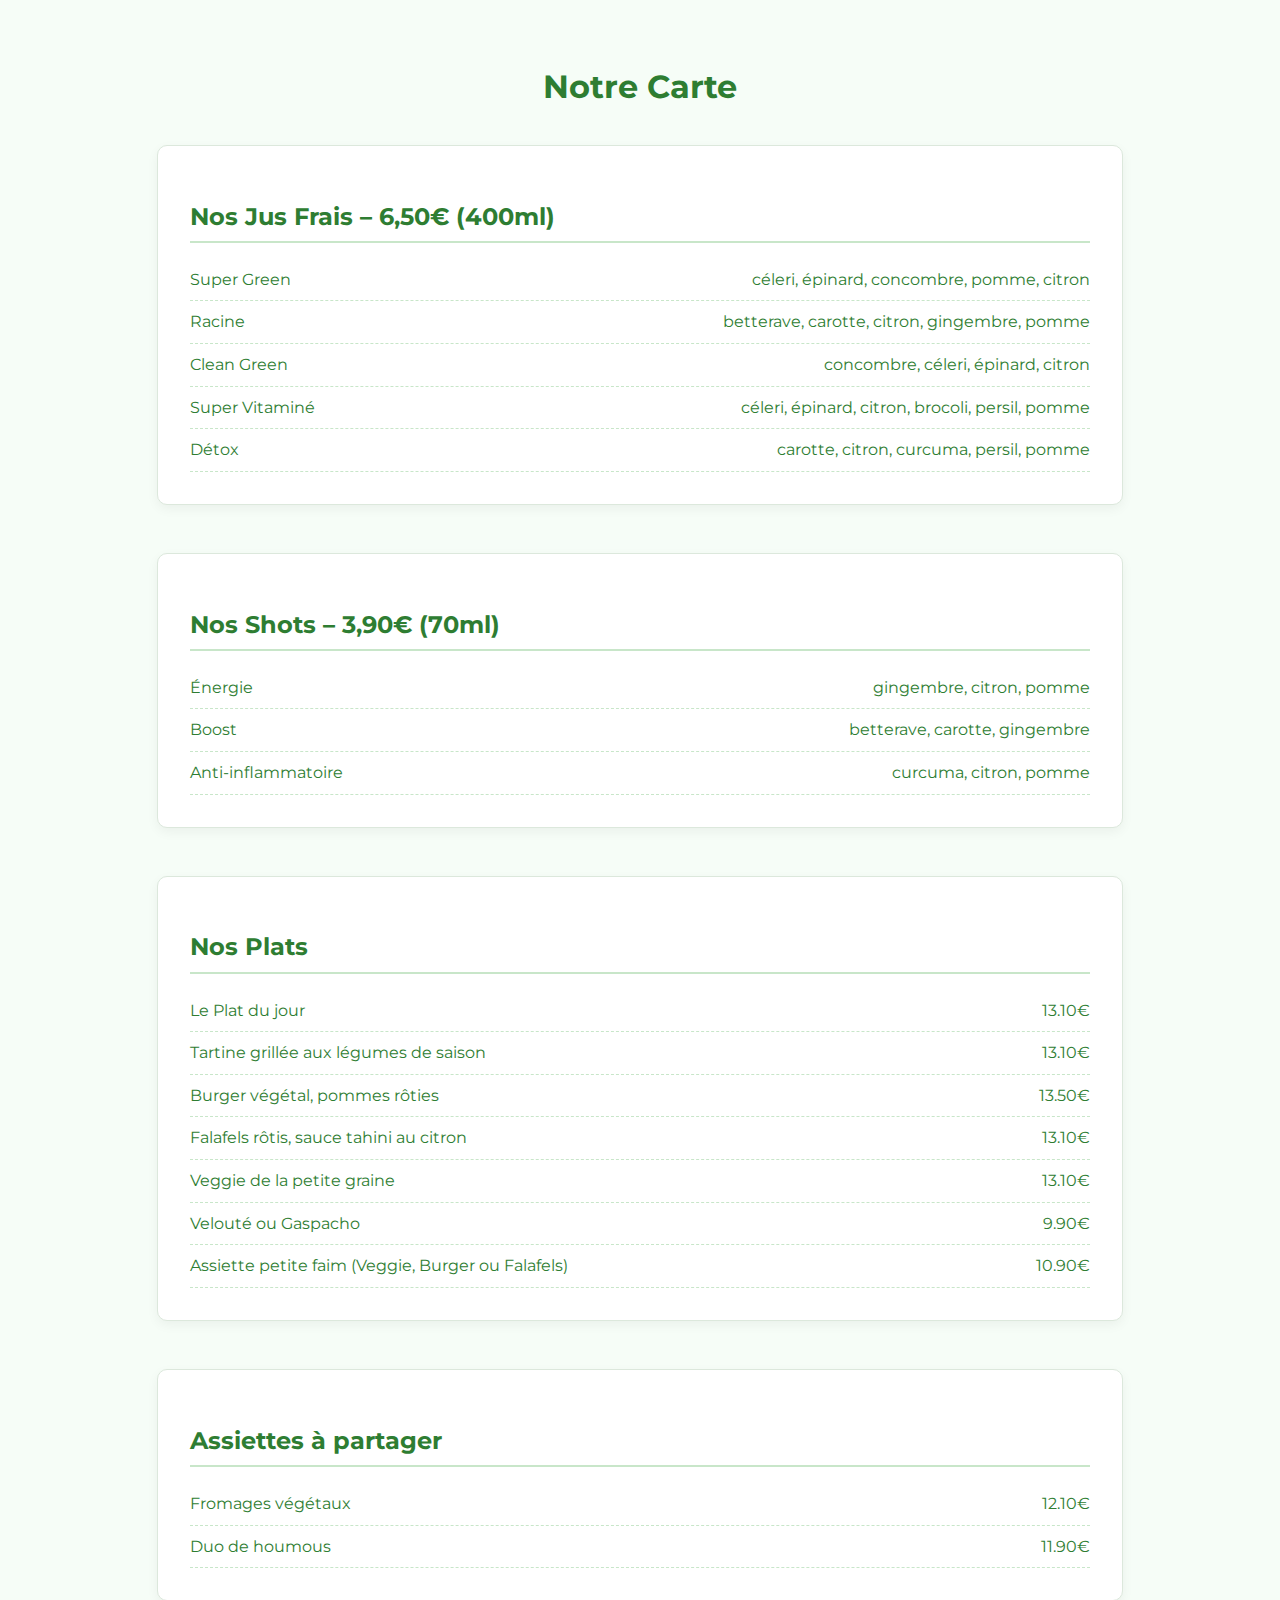
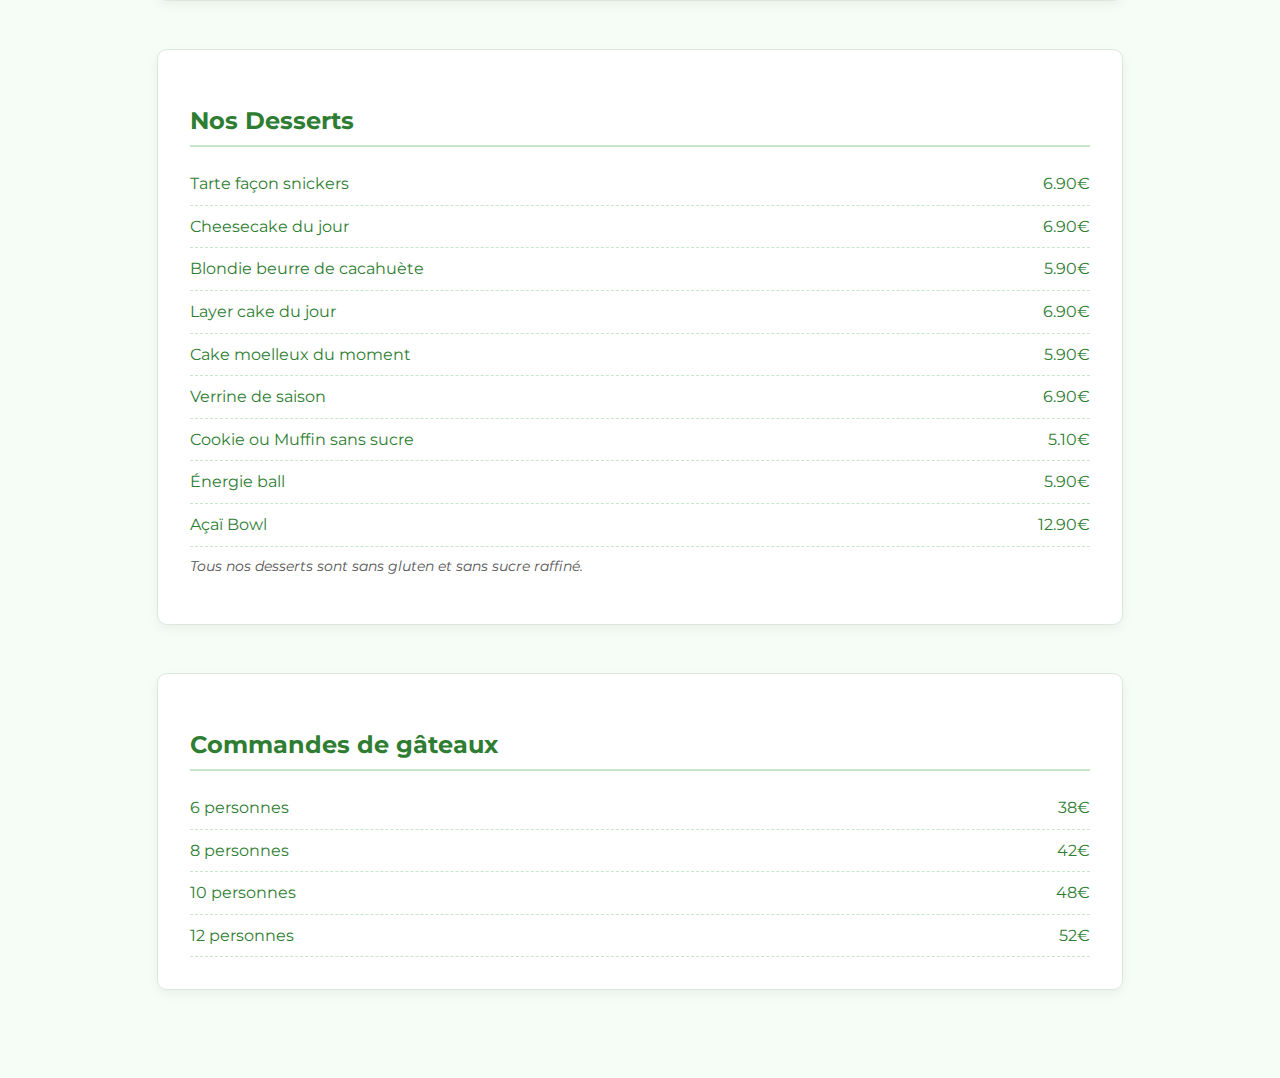
<file: carte.html>
<!DOCTYPE html>
<html lang="fr">
<head>
  <meta charset="UTF-8" />
  <meta name="viewport" content="width=device-width, initial-scale=1.0" />
  <title>La Carte – La Petite Graine</title>
  <link rel="icon" href="assets/images/logo-la-petite-graine.png" type="image/png">
  <link href="https://fonts.googleapis.com/css2?family=Montserrat:wght@400;600&display=swap" rel="stylesheet" />
  <style>
    body {
      font-family: 'Montserrat', sans-serif;
      background-color: #f6fdf7;
      color: #2e7d32;
      line-height: 1.6;
      padding: 2rem;
    }

    h1 {
      text-align: center;
      margin-bottom: 2rem;
      color: #2e7d32;
    }

    .menu-section {
      max-width: 900px;
      margin: 0 auto 3rem;
      background: #ffffff;
      padding: 2rem;
      border-radius: 10px;
      border: 1px solid #dce8dc;
      box-shadow: 0 4px 12px rgba(0, 0, 0, 0.05);
    }

    .menu-section h2 {
      margin-bottom: 1rem;
      color: #2e7d32;
      border-bottom: 2px solid #c8e6c9;
      padding-bottom: 0.3rem;
    }

    .menu-item {
      display: flex;
      justify-content: space-between;
      border-bottom: 1px dashed #c8e6c9;
      padding: 0.5rem 0;
    }

    .note {
      font-size: 0.9rem;
      color: #555;
      margin-top: 0.5rem;
      font-style: italic;
    }
  </style>
  <!-- SEO Meta Tags -->
  <meta name="description" content="Découvrez notre carte de plats végétariens, jus frais et desserts sans gluten à La Petite Graine. Commandes à emporter et ambiance conviviale à Limoges." />
  <meta name="keywords" content="restaurant végétarien Limoges, plats sans gluten, jus frais bio, La Petite Graine, desserts maison, healthy food" />
  <meta name="author" content="La Petite Graine" />
  <meta property="og:title" content="La Carte – La Petite Graine" />
  <meta property="og:description" content="Explorez notre menu végétarien à Limoges avec jus frais, plats savoureux et desserts sains." />
  <meta property="og:image" content="https://www.example.com/assets/images/logo-la-petite-graine.png" />
  <meta property="og:url" content="https://www.example.com/carte.html" />
  <meta property="og:type" content="website" />
  <meta name="twitter:card" content="summary_large_image" />

  <!-- Schema.org LocalBusiness JSON-LD -->
  <script type="application/ld+json">
  {
    "@context": "https://schema.org",
    "@type": "Restaurant",
    "name": "La Petite Graine",
    "image": "https://www.example.com/assets/images/logo-la-petite-graine.png",
    "@id": "https://www.example.com",
    "url": "https://www.example.com/carte.html",
    "telephone": "+33587296747",
    "address": {
      "@type": "PostalAddress",
      "streetAddress": "2 Rue Dalesme",
      "addressLocality": "Limoges",
      "postalCode": "87000",
      "addressCountry": "FR"
    },
    "openingHoursSpecification": [
      {
        "@type": "OpeningHoursSpecification",
        "dayOfWeek": [
          "Tuesday",
          "Wednesday",
          "Thursday",
          "Friday"
        ],
        "opens": "10:00",
        "closes": "18:00"
      },
      {
        "@type": "OpeningHoursSpecification",
        "dayOfWeek": "Saturday",
        "opens": "10:00",
        "closes": "19:00"
      }
    ]
  }
  </script>
</head>
<body>
  <h1 id="menu-title">Notre Carte</h1>

  <div id="menu-fr">
    <div class="menu-section">
      <h2>Nos Jus Frais – 6,50€ (400ml)</h2>
      <div class="menu-item"><span>Super Green</span><span>céleri, épinard, concombre, pomme, citron</span></div>
      <div class="menu-item"><span>Racine</span><span>betterave, carotte, citron, gingembre, pomme</span></div>
      <div class="menu-item"><span>Clean Green</span><span>concombre, céleri, épinard, citron</span></div>
      <div class="menu-item"><span>Super Vitaminé</span><span>céleri, épinard, citron, brocoli, persil, pomme</span></div>
      <div class="menu-item"><span>Détox</span><span>carotte, citron, curcuma, persil, pomme</span></div>
    </div>
    <div class="menu-section">
      <h2>Nos Shots – 3,90€ (70ml)</h2>
      <div class="menu-item"><span>Énergie</span><span>gingembre, citron, pomme</span></div>
      <div class="menu-item"><span>Boost</span><span>betterave, carotte, gingembre</span></div>
      <div class="menu-item"><span>Anti-inflammatoire</span><span>curcuma, citron, pomme</span></div>
    </div>
    <div class="menu-section">
      <h2>Nos Plats</h2>
      <div class="menu-item"><span>Le Plat du jour</span><span>13.10€</span></div>
      <div class="menu-item"><span>Tartine grillée aux légumes de saison</span><span>13.10€</span></div>
      <div class="menu-item"><span>Burger végétal, pommes rôties</span><span>13.50€</span></div>
      <div class="menu-item"><span>Falafels rôtis, sauce tahini au citron</span><span>13.10€</span></div>
      <div class="menu-item"><span>Veggie de la petite graine</span><span>13.10€</span></div>
      <div class="menu-item"><span>Velouté ou Gaspacho</span><span>9.90€</span></div>
      <div class="menu-item"><span>Assiette petite faim (Veggie, Burger ou Falafels)</span><span>10.90€</span></div>
    </div>
    <div class="menu-section">
      <h2>Assiettes à partager</h2>
      <div class="menu-item"><span>Fromages végétaux</span><span>12.10€</span></div>
      <div class="menu-item"><span>Duo de houmous</span><span>11.90€</span></div>
    </div>
    <div class="menu-section">
      <h2>Nos Desserts</h2>
      <div class="menu-item"><span>Tarte façon snickers</span><span>6.90€</span></div>
      <div class="menu-item"><span>Cheesecake du jour</span><span>6.90€</span></div>
      <div class="menu-item"><span>Blondie beurre de cacahuète</span><span>5.90€</span></div>
      <div class="menu-item"><span>Layer cake du jour</span><span>6.90€</span></div>
      <div class="menu-item"><span>Cake moelleux du moment</span><span>5.90€</span></div>
      <div class="menu-item"><span>Verrine de saison</span><span>6.90€</span></div>
      <div class="menu-item"><span>Cookie ou Muffin sans sucre</span><span>5.10€</span></div>
      <div class="menu-item"><span>Énergie ball</span><span>5.90€</span></div>
      <div class="menu-item"><span>Açaï Bowl</span><span>12.90€</span></div>
      <p class="note">Tous nos desserts sont sans gluten et sans sucre raffiné.</p>
    </div>
    <div class="menu-section">
      <h2>Commandes de gâteaux</h2>
      <div class="menu-item"><span>6 personnes</span><span>38€</span></div>
      <div class="menu-item"><span>8 personnes</span><span>42€</span></div>
      <div class="menu-item"><span>10 personnes</span><span>48€</span></div>
      <div class="menu-item"><span>12 personnes</span><span>52€</span></div>
    </div>
  </div>

  <div id="menu-en" style="display:none;">
    <div class="menu-section">
      <h2>Fresh Juices – €6.50 (400ml)</h2>
      <div class="menu-item"><span>Super Green</span><span>celery, spinach, cucumber, apple, lemon</span></div>
      <div class="menu-item"><span>Root</span><span>beetroot, carrot, lemon, ginger, apple</span></div>
      <div class="menu-item"><span>Clean Green</span><span>cucumber, celery, spinach, lemon</span></div>
      <div class="menu-item"><span>Super Vitamin</span><span>celery, spinach, lemon, broccoli, parsley, apple</span></div>
      <div class="menu-item"><span>Detox</span><span>carrot, lemon, turmeric, parsley, apple</span></div>
    </div>
    <div class="menu-section">
      <h2>Shots – €3.90 (70ml)</h2>
      <div class="menu-item"><span>Energy</span><span>ginger, lemon, apple</span></div>
      <div class="menu-item"><span>Boost</span><span>beetroot, carrot, ginger</span></div>
      <div class="menu-item"><span>Anti-inflammatory</span><span>turmeric, lemon, apple</span></div>
    </div>
    <div class="menu-section">
      <h2>Main Dishes</h2>
      <div class="menu-item"><span>Dish of the day</span><span>€13.10</span></div>
      <div class="menu-item"><span>Grilled tartine with seasonal vegetables</span><span>€13.10</span></div>
      <div class="menu-item"><span>Vegetarian burger, roasted potatoes</span><span>€13.50</span></div>
      <div class="menu-item"><span>Roasted falafels, tahini lemon sauce</span><span>€13.10</span></div>
      <div class="menu-item"><span>Little seed veggie</span><span>€13.10</span></div>
      <div class="menu-item"><span>Velouté or Gazpacho</span><span>€9.90</span></div>
      <div class="menu-item"><span>Small appetite plate (Veggie, Burger or Falafels)</span><span>€10.90</span></div>
    </div>
    <div class="menu-section">
      <h2>Sharing Plates</h2>
      <div class="menu-item"><span>Plant-based cheeses</span><span>€12.10</span></div>
      <div class="menu-item"><span>Hummus duo</span><span>€11.90</span></div>
    </div>
    <div class="menu-section">
      <h2>Desserts</h2>
      <div class="menu-item"><span>Snickers-style tart</span><span>€6.90</span></div>
      <div class="menu-item"><span>Cheesecake of the day</span><span>€6.90</span></div>
      <div class="menu-item"><span>Peanut butter blondie</span><span>€5.90</span></div>
      <div class="menu-item"><span>Layer cake of the day</span><span>€6.90</span></div>
      <div class="menu-item"><span>Moist cake of the moment</span><span>€5.90</span></div>
      <div class="menu-item"><span>Seasonal verrine</span><span>€6.90</span></div>
      <div class="menu-item"><span>Sugar-free cookie or muffin</span><span>€5.10</span></div>
      <div class="menu-item"><span>Energy ball</span><span>€5.90</span></div>
      <div class="menu-item"><span>Açaí Bowl</span><span>€12.90</span></div>
      <p class="note">All our desserts are gluten-free and contain no refined sugar.</p>
    </div>
    <div class="menu-section">
      <h2>Cake Orders</h2>
      <div class="menu-item"><span>6 people</span><span>€38</span></div>
      <div class="menu-item"><span>8 people</span><span>€42</span></div>
      <div class="menu-item"><span>10 people</span><span>€48</span></div>
      <div class="menu-item"><span>12 people</span><span>€52</span></div>
    </div>
  </div>
</body>
<script>
// Example language switch logic (adapt as needed)
// Assume this is in your main HTML layout
// toLang should be set to "fr" or "en" depending on desired language
// For demonstration, let's default to French
let toLang = "fr";
// You might have a language switch button; this is just a demo
// Add logic to change toLang as needed, e.g.:
// toLang = "en";

const menuFr = document.getElementById("menu-fr");
const menuEn = document.getElementById("menu-en");
if (menuFr && menuEn) {
  if (toLang === "en") {
    menuFr.style.display = "none";
    menuEn.style.display = "block";
  } else {
    menuFr.style.display = "block";
    menuEn.style.display = "none";
  }
}
</script>
</html>
</file>
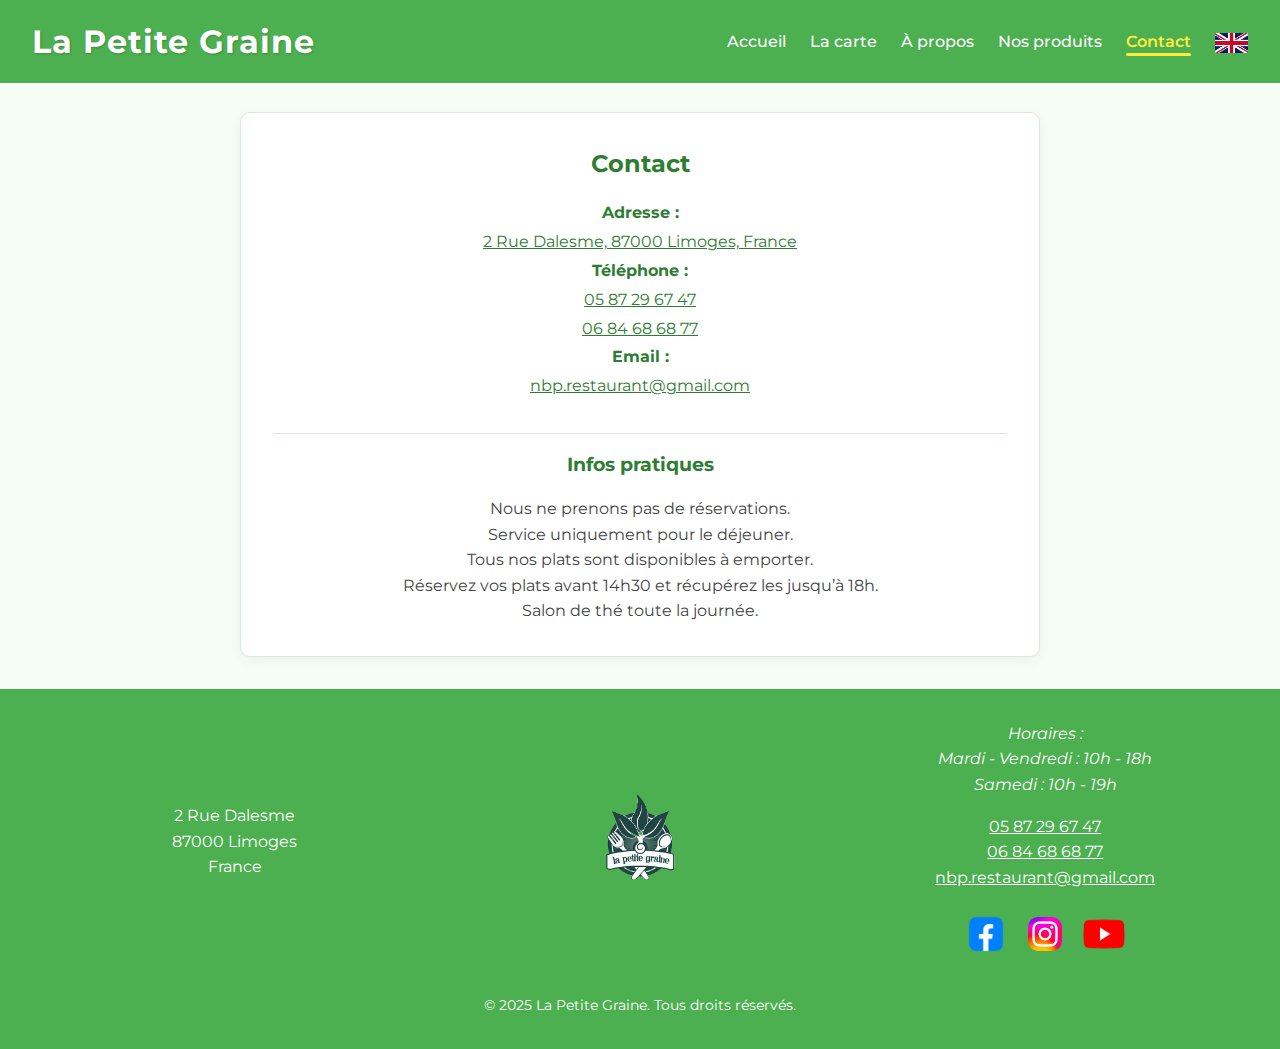
<file: contact.html>
<!DOCTYPE html>
<html lang="fr">
<head>
  <meta charset="UTF-8" />
  <meta name="viewport" content="width=device-width, initial-scale=1.0" />
  <meta name="description" content="Contactez La Petite Graine à Limoges pour toute question, commande ou renseignement. Cuisine végétarienne, salon de thé et plats à emporter.">
  <meta name="keywords" content="La Petite Graine, restaurant végétarien, salon de thé, plats à emporter, Limoges, contact">
  <meta name="author" content="La Petite Graine">
  <meta property="og:title" content="Nous contacter - La Petite Graine" />
  <meta property="og:description" content="Contactez-nous pour toute question, commande ou renseignement." />
  <meta property="og:image" content="https://www.example.com/assets/images/logo-la-petite-graine.png" />
  <meta property="og:url" content="https://www.example.com/contact.html" />
  <meta property="og:type" content="website" />
  <meta name="robots" content="index, follow">
  <title>Nous contacter - La Petite Graine</title>
  <link rel="icon" href="assets/images/logo-la-petite-graine.png" type="image/png">
  <link href="https://fonts.googleapis.com/css2?family=Montserrat:wght@400;600&display=swap" rel="stylesheet" />
  <link rel="stylesheet" href="assets/css/style.css">

  <style>
    html {
      scroll-behavior: smooth;
    }
    * { margin: 0; padding: 0; box-sizing: border-box; }

    body {
      font-family: 'Montserrat', sans-serif;
      background-color: #f6fdf7;
      color: #2e7d32;
      line-height: 1.6;
      padding-top: 80px;
    }

    main {
      max-width: 800px;
      background: white;
      margin: 2rem auto;
      padding: 2rem;
      border-radius: 10px;
      border: 1px solid #dce8dc;
      box-shadow: 0 4px 12px rgba(0,0,0,0.05);
    }

    h2 {
      color: #2e7d32;
      text-align: center;
      margin-bottom: 1rem;
    }

    form {
      display: flex;
      flex-direction: column;
      gap: 1rem;
      margin-top: 1rem;
    }

    input, textarea {
      padding: 0.8rem;
      border: 1px solid #ccc;
      border-radius: 6px;
      font-size: 1rem;
      font-family: inherit;
    }

    button {
      padding: 0.8rem;
      background-color: #4caf50;
      color: white;
      font-weight: 600;
      border: none;
      border-radius: 6px;
      cursor: pointer;
    }

    button:hover { background-color: #388e3c; }
  </style>
  <script type="application/ld+json">
  {
    "@context": "https://schema.org",
    "@type": "Restaurant",
    "name": "La Petite Graine",
    "image": "https://www.example.com/assets/images/logo-la-petite-graine.png",
    "address": {
      "@type": "PostalAddress",
      "streetAddress": "2 Rue Dalesme",
      "addressLocality": "Limoges",
      "postalCode": "87000",
      "addressCountry": "FR"
    },
    "telephone": "+33587296747",
    "openingHours": [
      "Tu-Fr 10:00-18:00",
      "Sa 10:00-19:00"
    ],
    "url": "https://www.example.com"
  }
  </script>
</head>
<body>
  <header>
    <a href="index.html" class="logo">La Petite Graine</a>
    <button class="menu-toggle" aria-label="Toggle menu">☰</button>
    <nav class="main-nav">
      <ul>
        <li><a href="index.html">Accueil</a></li>
        <li><a href="carte.html">La carte</a></li>
        <li><a href="a-propos.html">À propos</a></li>
        <li><a href="nos-produits.html">Nos produits</a></li>
        <li><a href="contact.html" class="active">Contact</a></li>
        <li><a href="#" id="lang-switch"><img src="assets/images/anglais.png" alt="Switch to English" style="height: 20px; vertical-align: middle;" /></a></li>
      </ul>
    </nav>
  </header>

  <main>
    <h2>Contact</h2>
    <section style="text-align: center; line-height: 1.8;">
      <p><strong>Adresse :</strong><br>
        <a href="https://www.google.com/maps/search/?api=1&query=2+Rue+Dalesme+87000+Limoges" target="_blank" style="color: #2e7d32; text-decoration: underline;">
          2 Rue Dalesme, 87000 Limoges, France
        </a>
      </p>
      <p><strong>Téléphone :</strong><br>
        <a href="tel:+33587296747" style="color: #2e7d32; text-decoration: underline;">05 87 29 67 47</a><br>
        <a href="tel:+33684686877" style="color: #2e7d32; text-decoration: underline;">06 84 68 68 77</a>
      </p>
      <p><strong>Email :</strong><br>
        <a href="mailto:nbp.restaurant@gmail.com" style="color: #2e7d32; text-decoration: underline;">nbp.restaurant@gmail.com</a>
      </p>
    </section>

    <section style="margin-top: 2rem; padding-top: 1rem; border-top: 1px solid #dce8dc;">
      <h3 style="color: #2e7d32; margin-bottom: 1rem; text-align: center;">Infos pratiques</h3>
      <ul style="list-style: none; padding: 0; text-align: center; line-height: 1.6; color: #444;">
        <li>Nous ne prenons pas de réservations.</li>
        <li>Service uniquement pour le déjeuner.</li>
        <li>Tous nos plats sont disponibles à emporter.</li>
        <li>Réservez vos plats avant 14h30 et récupérez les jusqu’à 18h.</li>
        <li>Salon de thé toute la journée.</li>
      </ul>
    </section>
  </main>

  <footer class="footer-bar">
    <div class="footer-column">
      <p>2 Rue Dalesme<br />87000 Limoges<br />France</p>
    </div>
    <div class="footer-column footer-logo">
      <img src="assets/images/logo-la-petite-graine.png" alt="Logo La Petite Graine" loading="lazy" />
    </div>
    <div class="footer-column">
      <p><em>Horaires :</em><br />
      <em>Mardi - Vendredi : 10h - 18h</em><br />
      <em>Samedi : 10h - 19h</em></p>
      <p style="margin-top: 1rem;">
        <a href="tel:+33587296747" style="color: white; text-decoration: underline;">05 87 29 67 47</a><br />
        <a href="tel:+33684686877" style="color: white; text-decoration: underline;">06 84 68 68 77</a><br />
        <a href="mailto:nbp.restaurant@gmail.com" style="color: white; text-decoration: underline;">nbp.restaurant@gmail.com</a>
      </p>
      <div class="social-icons" style="margin-top: 1rem;">
        <a href="https://www.facebook.com/cantinelapetitegraine/" target="_blank" title="Facebook" style="margin: 0 5px;">
          <img src="assets/images/logo-facebook.png" alt="Facebook" loading="lazy" />
        </a>
        <a href="https://www.instagram.com/lapetitegraine/?hl=fr" target="_blank" title="Instagram" style="margin: 0 5px;">
          <img src="assets/images/logo-instagram.png" alt="Instagram" loading="lazy" />
        </a>
        <a href="https://www.youtube.com/watch?v=wNPdCmf6W2w" target="_blank" title="YouTube" style="margin: 0 5px;">
          <img src="assets/images/logo-youtube.png" alt="YouTube" loading="lazy" />
        </a>
      </div>
    </div>
    <div style="width: 100%; margin-top: 2rem; font-size: 0.9rem;">
      © 2025 La Petite Graine. Tous droits réservés.
    </div>
  </footer>
  <script>
    const translations = {
      en: {
        "Accueil": "Home",
        "La carte": "Menu",
        "À propos": "About",
        "Nos produits": "Our Products",
        "Contact": "Contact",
        "Nous contacter": "Contact us",
        "Adresse": "Address",
        "Téléphone": "Phone",
        "Adresse email": "Email address",
        "Horaires :": "Opening hours:",
        "Mardi - Vendredi : 10h - 18h": "Tuesday - Friday: 10am - 6pm",
        "Samedi : 10h - 19h": "Saturday: 10am - 7pm",
        "Infos pratiques": "Useful information",
        "Nous ne prenons pas de réservations.": "We do not take reservations.",
        "Service uniquement pour le déjeuner.": "Lunch service only.",
        "Tous nos plats sont disponibles à emporter.": "All our dishes are available for takeout.",
        "Réservez vos plats avant 14h30 et récupérez les jusqu’à 18h.": "Pre-order your meals before 2:30 p.m. and pick them up until 6 p.m.",
        "Salon de thé toute la journée.": "Tea room open all day."
      },
      fr: {}
    };

    for (const [fr, en] of Object.entries(translations.en)) {
      translations.fr[en] = fr;
    }

    const urlParams = new URLSearchParams(window.location.search);
    let currentLang = urlParams.get("lang") || "fr";

    function applyTranslation(toLang) {
      const trans = translations[toLang];
      const elements = document.querySelectorAll("a, h1, h2, h3, p, button, input, textarea, li, em, strong");
      elements.forEach(el => {
        if (el.placeholder) {
          Object.entries(trans).forEach(([fr, en]) => {
            if (el.placeholder.includes(fr)) {
              el.placeholder = el.placeholder.replace(fr, en);
            }
          });
        }
        if (el.childNodes.length === 1 && el.childNodes[0].nodeType === 3) {
          Object.entries(trans).forEach(([fr, en]) => {
            if (el.textContent.includes(fr)) {
              el.textContent = el.textContent.replace(fr, en);
            }
          });
        }
      });

      // Update language switch icon
      const icon = toLang === "fr" ? "anglais" : "francais";
      const altText = toLang === "fr" ? "Switch to English" : "Switch to Français";
      document.getElementById("lang-switch").innerHTML =
        `<img src="assets/images/${icon}.png" alt="${altText}" style="height: 20px; vertical-align: middle;" />`;

      // Update links to keep language param
      document.querySelectorAll("nav a").forEach(link => {
        const href = new URL(link.href, window.location.origin);
        href.searchParams.set("lang", toLang);
        link.href = href.toString();
      });

      // Adjust the menu link based on language
      const menuLink = Array.from(document.querySelectorAll('nav a')).find(a => a.textContent.includes("Menu") || a.textContent.includes("La carte"));
      if (menuLink) {
        menuLink.setAttribute('href', toLang === 'en' ? 'menu.html' : 'carte.html');
      }
    }

    applyTranslation(currentLang);

    document.getElementById("lang-switch").addEventListener("click", function (e) {
      e.preventDefault();
      const toLang = currentLang === "fr" ? "en" : "fr";
      const newUrl = new URL(window.location.href);
      newUrl.searchParams.set("lang", toLang);
      window.location.href = newUrl.toString();
    });

    window.addEventListener("scroll", () => {
      const header = document.querySelector("header");
      header.classList.toggle("shrunk", window.scrollY > 50);
    });

    const menuToggle = document.querySelector('.menu-toggle');
    const mainNav = document.querySelector('.main-nav');
    menuToggle.addEventListener('click', function () {
      mainNav.classList.toggle('active');
      if (mainNav.classList.contains('active')) {
        menuToggle.textContent = '✖';
      } else {
        menuToggle.textContent = '☰';
      }
    });
  </script>
</body>
</html>
</file>
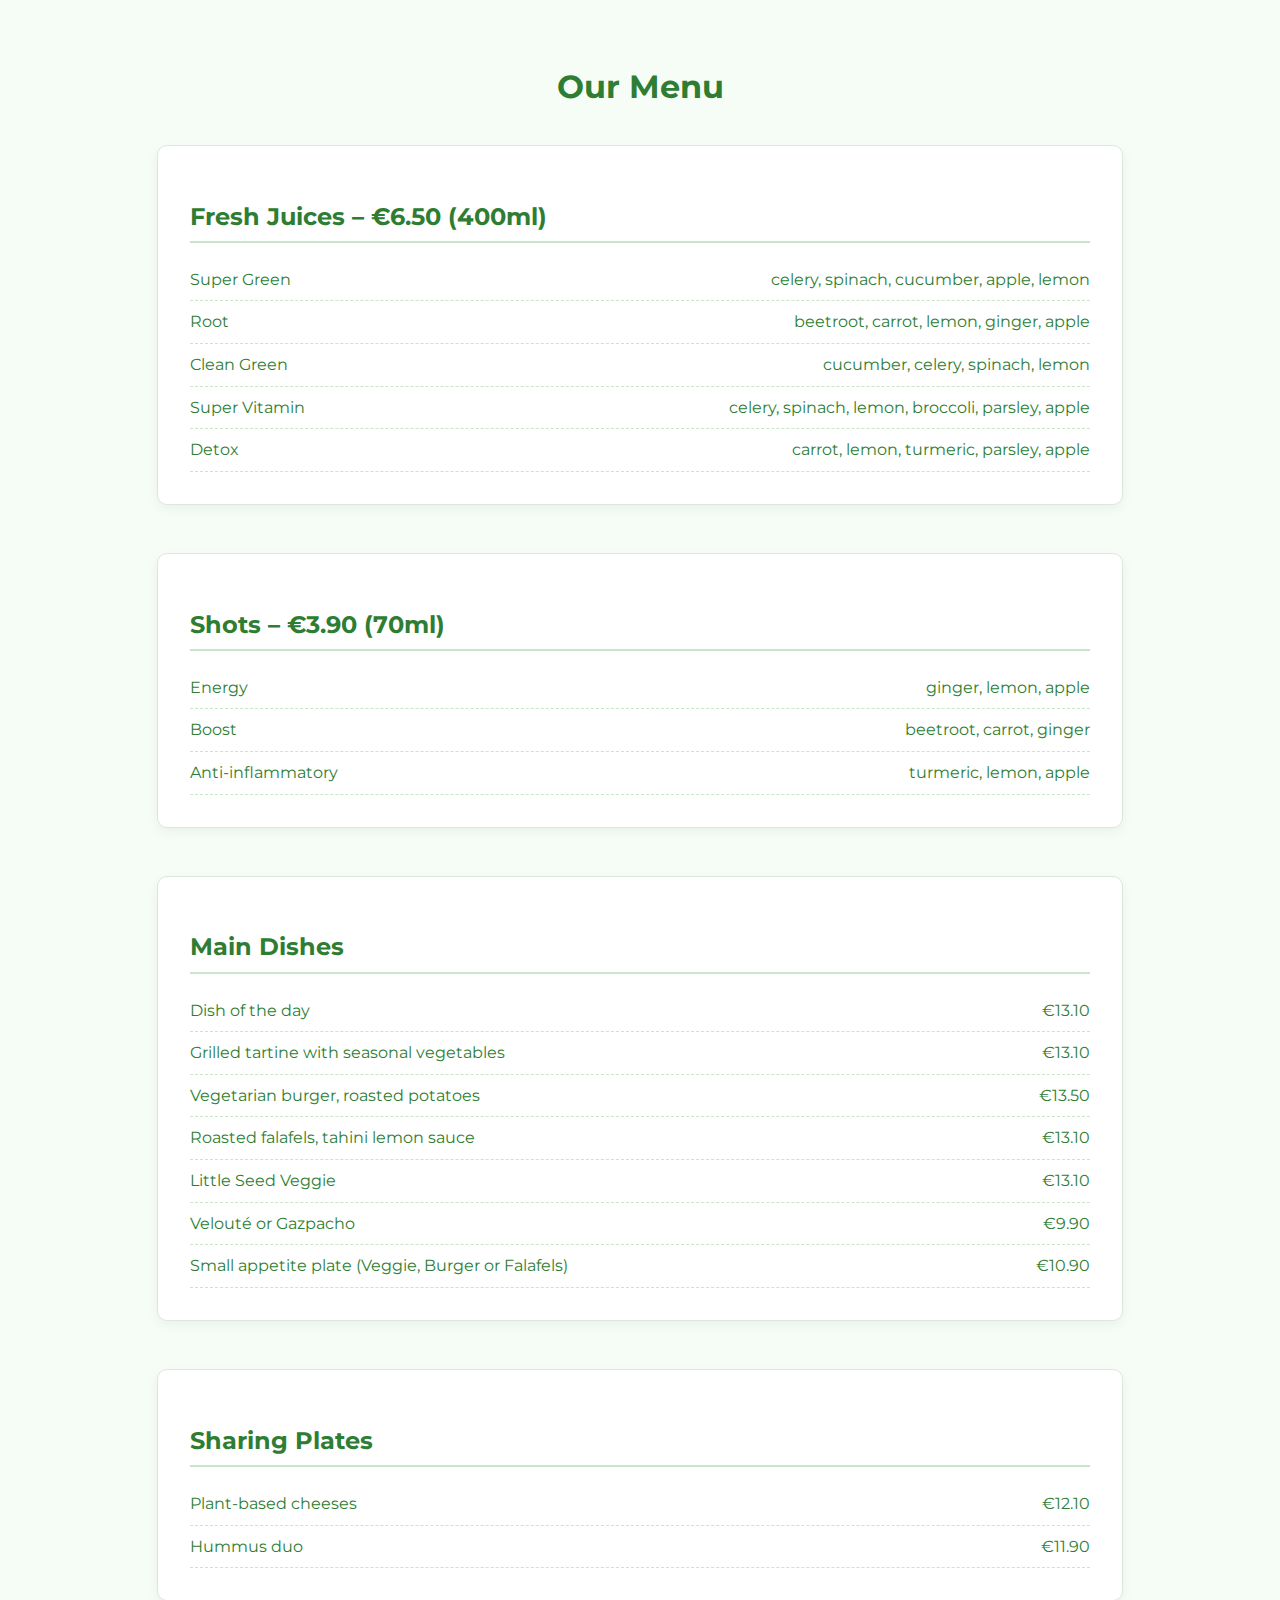
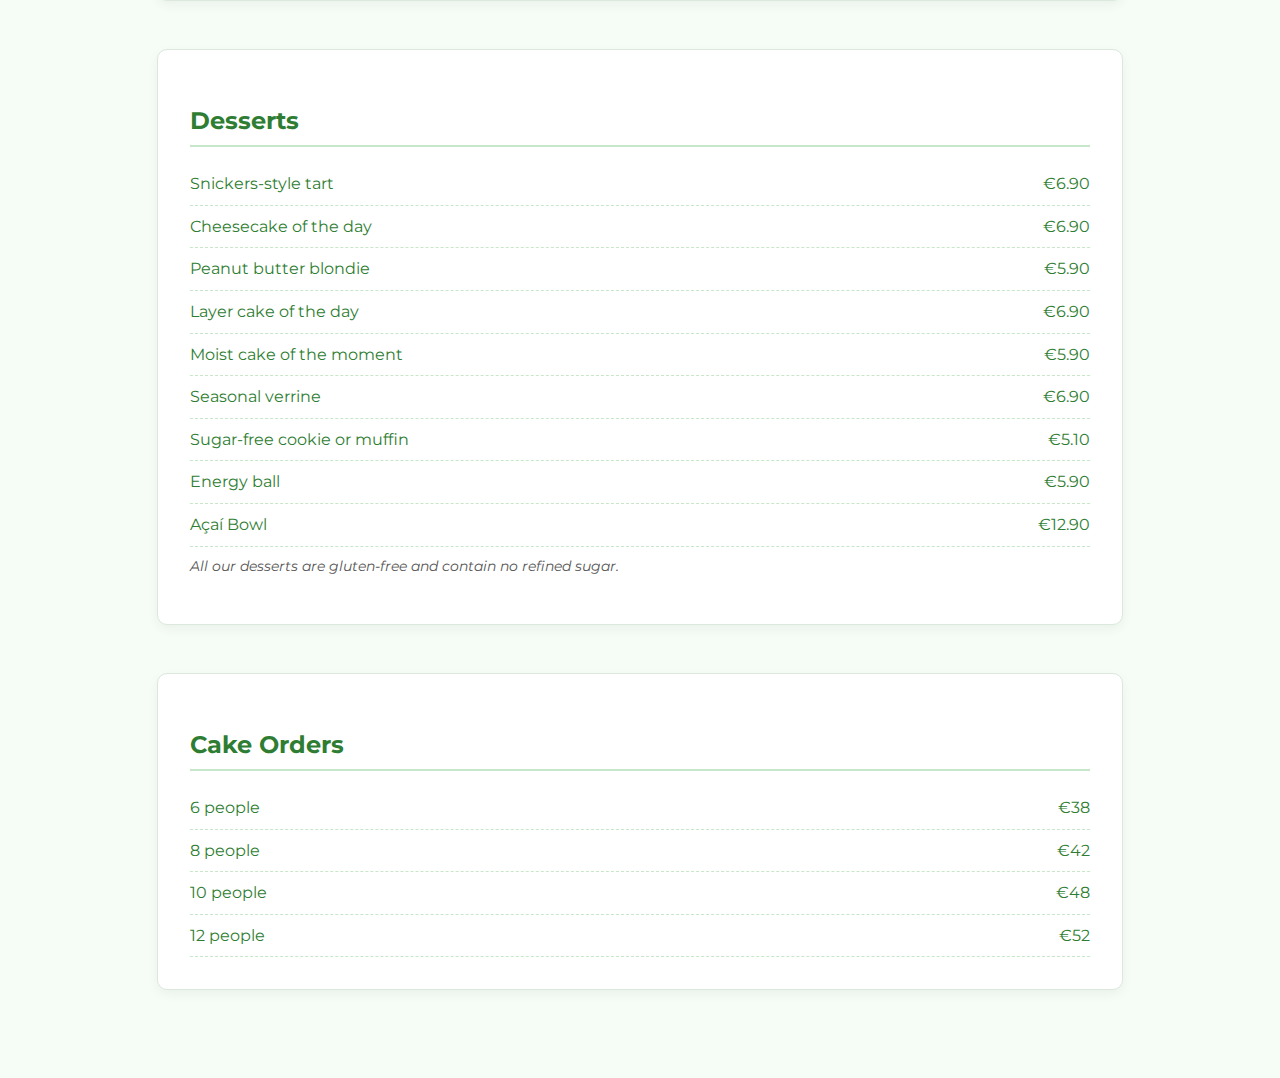
<file: menu.html>
<!DOCTYPE html>
<html lang="en">
<head>
  <meta charset="UTF-8" />
  <meta name="viewport" content="width=device-width, initial-scale=1.0" />
  <title>The Menu – La Petite Graine</title>
  <link rel="icon" href="assets/images/logo-la-petite-graine.png" type="image/png">
  <link href="https://fonts.googleapis.com/css2?family=Montserrat:wght@400;600&display=swap" rel="stylesheet" />
  <style>
    body {
      font-family: 'Montserrat', sans-serif;
      background-color: #f6fdf7;
      color: #2e7d32;
      line-height: 1.6;
      padding: 2rem;
    }

    h1 {
      text-align: center;
      margin-bottom: 2rem;
      color: #2e7d32;
    }

    .menu-section {
      max-width: 900px;
      margin: 0 auto 3rem;
      background: #ffffff;
      padding: 2rem;
      border-radius: 10px;
      border: 1px solid #dce8dc;
      box-shadow: 0 4px 12px rgba(0, 0, 0, 0.05);
    }

    .menu-section h2 {
      margin-bottom: 1rem;
      color: #2e7d32;
      border-bottom: 2px solid #c8e6c9;
      padding-bottom: 0.3rem;
    }

    .menu-item {
      display: flex;
      justify-content: space-between;
      border-bottom: 1px dashed #c8e6c9;
      padding: 0.5rem 0;
    }

    .note {
      font-size: 0.9rem;
      color: #555;
      margin-top: 0.5rem;
      font-style: italic;
    }
</style>
  <!-- SEO Meta Tags -->
  <meta name="description" content="Découvrez le menu végétalien de La Petite Graine : plats du jour, tartines, burgers, desserts sans gluten ni sucre raffiné à Limoges." />
  <meta name="keywords" content="La Petite Graine, restaurant végétalien, sans gluten, Limoges, menu végétarien, plats maison, desserts vegan" />
  <meta name="author" content="La Petite Graine" />
  <meta property="og:title" content="Menu – La Petite Graine" />
  <meta property="og:description" content="Notre menu végétalien et sans gluten à La Petite Graine. Plats frais, tartines, falafels, desserts gourmands à Limoges." />
  <meta property="og:image" content="https://lapetitegraine.fr/assets/images/logo-la-petite-graine.png" />
  <meta property="og:url" content="https://lapetitegraine.fr/menu.html" />
  <meta property="og:type" content="restaurant.menu" />
  <meta name="twitter:card" content="summary_large_image" />

  <!-- Schema.org Restaurant Microdata -->
  <script type="application/ld+json">
  {
    "@context": "https://schema.org",
    "@type": "Restaurant",
    "name": "La Petite Graine",
    "image": "https://lapetitegraine.fr/assets/images/logo-la-petite-graine.png",
    "address": {
      "@type": "PostalAddress",
      "streetAddress": "2 Rue Dalesme",
      "addressLocality": "Limoges",
      "postalCode": "87000",
      "addressCountry": "FR"
    },
    "servesCuisine": ["Vegan", "Sans gluten", "Maison"],
    "url": "https://lapetitegraine.fr/menu.html",
    "priceRange": "€€",
    "hasMenu": "https://lapetitegraine.fr/menu.html",
    "telephone": "+33587296747",
    "openingHours": [
      "Tu-Fr 10:00-18:00",
      "Sa 10:00-19:00"
    ]
  }
  </script>
</head>
<body>
  <h1 id="menu-title">Our Menu</h1>

  <div id="menu-en">
    <div class="menu-section">
      <h2>Fresh Juices – €6.50 (400ml)</h2>
      <div class="menu-item"><span>Super Green</span><span>celery, spinach, cucumber, apple, lemon</span></div>
      <div class="menu-item"><span>Root</span><span>beetroot, carrot, lemon, ginger, apple</span></div>
      <div class="menu-item"><span>Clean Green</span><span>cucumber, celery, spinach, lemon</span></div>
      <div class="menu-item"><span>Super Vitamin</span><span>celery, spinach, lemon, broccoli, parsley, apple</span></div>
      <div class="menu-item"><span>Detox</span><span>carrot, lemon, turmeric, parsley, apple</span></div>
    </div>

    <div class="menu-section">
      <h2>Shots – €3.90 (70ml)</h2>
      <div class="menu-item"><span>Energy</span><span>ginger, lemon, apple</span></div>
      <div class="menu-item"><span>Boost</span><span>beetroot, carrot, ginger</span></div>
      <div class="menu-item"><span>Anti-inflammatory</span><span>turmeric, lemon, apple</span></div>
    </div>

    <div class="menu-section">
      <h2>Main Dishes</h2>
      <div class="menu-item"><span>Dish of the day</span><span>€13.10</span></div>
      <div class="menu-item"><span>Grilled tartine with seasonal vegetables</span><span>€13.10</span></div>
      <div class="menu-item"><span>Vegetarian burger, roasted potatoes</span><span>€13.50</span></div>
      <div class="menu-item"><span>Roasted falafels, tahini lemon sauce</span><span>€13.10</span></div>
      <div class="menu-item"><span>Little Seed Veggie</span><span>€13.10</span></div>
      <div class="menu-item"><span>Velouté or Gazpacho</span><span>€9.90</span></div>
      <div class="menu-item"><span>Small appetite plate (Veggie, Burger or Falafels)</span><span>€10.90</span></div>
    </div>

    <div class="menu-section">
      <h2>Sharing Plates</h2>
      <div class="menu-item"><span>Plant-based cheeses</span><span>€12.10</span></div>
      <div class="menu-item"><span>Hummus duo</span><span>€11.90</span></div>
    </div>

    <div class="menu-section">
      <h2>Desserts</h2>
      <div class="menu-item"><span>Snickers-style tart</span><span>€6.90</span></div>
      <div class="menu-item"><span>Cheesecake of the day</span><span>€6.90</span></div>
      <div class="menu-item"><span>Peanut butter blondie</span><span>€5.90</span></div>
      <div class="menu-item"><span>Layer cake of the day</span><span>€6.90</span></div>
      <div class="menu-item"><span>Moist cake of the moment</span><span>€5.90</span></div>
      <div class="menu-item"><span>Seasonal verrine</span><span>€6.90</span></div>
      <div class="menu-item"><span>Sugar-free cookie or muffin</span><span>€5.10</span></div>
      <div class="menu-item"><span>Energy ball</span><span>€5.90</span></div>
      <div class="menu-item"><span>Açaí Bowl</span><span>€12.90</span></div>
      <p class="note">All our desserts are gluten-free and contain no refined sugar.</p>
    </div>

    <div class="menu-section">
      <h2>Cake Orders</h2>
      <div class="menu-item"><span>6 people</span><span>€38</span></div>
      <div class="menu-item"><span>8 people</span><span>€42</span></div>
      <div class="menu-item"><span>10 people</span><span>€48</span></div>
      <div class="menu-item"><span>12 people</span><span>€52</span></div>
    </div>
  </div>
</body>
</html>
</file>
<file: assets/css/style.css>
header {
  background-color: #4caf50;
  padding: 1rem 2rem;
  display: flex;
  justify-content: space-between;
  align-items: center;
  flex-wrap: wrap;
  position: fixed;
  top: 0;
  width: 100%;
  z-index: 1000;
  transition: padding 0.3s ease;
}

header.shrunk {
  padding: 0.1rem 2rem;
}

.logo {
  font-size: 2rem;
  color: white;
  font-weight: 700;
  text-decoration: none;
  letter-spacing: 1px;
  text-shadow: 1px 1px 2px rgba(0, 0, 0, 0.2);
}

nav ul {
  list-style: none;
  display: flex;
  gap: 1.5rem;
}

nav ul li a {
  color: white;
  text-decoration: none;
  transition: color 0.3s;
  font-weight: 500;
}

nav ul li a:hover {
  color: #c8e6c9;
}

.menu-toggle {
  display: none;
  font-size: 2rem;
  background: none;
  border: none;
  color: white;
  cursor: pointer;
}

@media (max-width: 768px) {
  .menu-toggle {
    display: block;
  }

  .main-nav {
    display: none;
    flex-basis: 100%;
    width: 100%;
  }

  .main-nav.active {
    display: flex;
    flex-direction: column;
    gap: 1rem;
    margin-top: 1rem;
    text-align: center;
  }

  .main-nav ul {
    flex-direction: column;
    width: 100%;
  }

  .main-nav ul li {
    width: 100%;
  }

  .main-nav ul li a {
    display: block;
    padding: 0.5rem;
  }
}

nav ul li a.active {
  color: #ffeb3b;
  font-weight: 600;
  position: relative;
}

nav ul li a.active::after {
  content: "";
  position: absolute;
  bottom: -5px;
  left: 0;
  width: 100%;
  height: 3px;
  background-color: #ffeb3b;
  border-radius: 2px;
}

footer {
  background: #2e7d32;
  color: white;
  text-align: center;
  padding: 1rem;
  margin-top: 2rem;
}

.footer-bar {
  display: flex;
  justify-content: space-between;
  align-items: center;
  background-color: #4caf50;
  color: white;
  padding: 2rem;
  flex-wrap: wrap;
  text-align: center;
}

.footer-column {
  flex: 1;
  min-width: 200px;
}

.footer-logo img {
  max-height: 90px;
}
/* Social icons styling */
.social-icons a {
  display: inline-block;
  text-decoration: none;
  line-height: 0;
  margin: 0 8px;
}

.social-icons img {
  object-fit: contain;
  vertical-align: middle;
  border-radius: 10px;
}

.social-icons img[alt="Facebook"],
.social-icons img[alt="YouTube"] {
  height: 56px;
  width: 56px;
}

.social-icons img[alt="Instagram"] {
  height: 34px;
  width: 34px;
}
</file>
